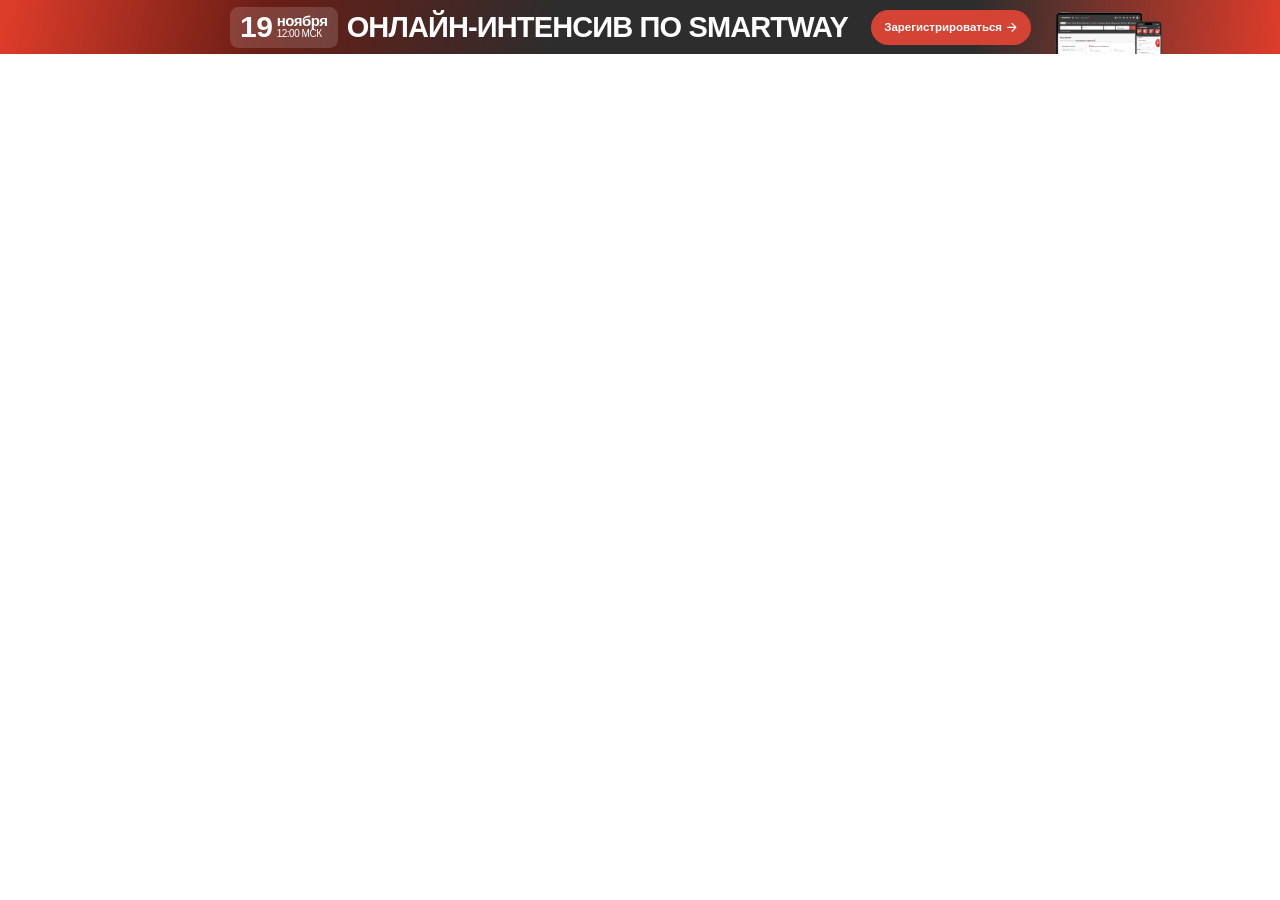
<file: banner/index.html>
<!doctype html>
<html lang="ru">
  <head>
    <meta charset="UTF-8" />
    <meta name="viewport" content="width=device-width, initial-scale=1.0" />
    <title>Онлайн-интенсив по Smartway</title>
    <link rel="stylesheet" href="./style.css" />
  </head>
  <body style="margin: 0">
    <a
      class="banner"
      href="#"
      aria-label="Зарегистрироваться на онлайн-интенсив по Smartway"
    >
      <div class="banner__content">
        <div
          class="banner__date"
          aria-label="19 ноября, 12:00 по московскому времени"
        >
          <span class="banner__day">19</span>
          <span class="banner__date-details">
            <span class="banner__month">ноября</span>
            <span class="banner__time">12:00 МСК</span>
          </span>
        </div>
        <p class="banner__title">
          Онлайн-интенсив<br class="banner__line-break" />
          по Smartway
        </p>
        <span class="banner__link">
          <span class="banner__link-text">Зарегистрироваться</span>
          <span class="banner__arrow" aria-hidden="true">
            <img src="./images/arrow.svg" width="14" height="13" alt="" />
          </span>
        </span>
        <div class="banner__devices" aria-hidden="true">
          <div class="banner__tablet">
            <img src="./images/tablet.png" width="2142" height="1639" alt="" />
          </div>
          <div class="banner__phone">
            <img src="./images/phone.png" width="1419" height="2796" alt="" />
          </div>
        </div>
      </div>
    </a>
  </body>
</html>
</file>
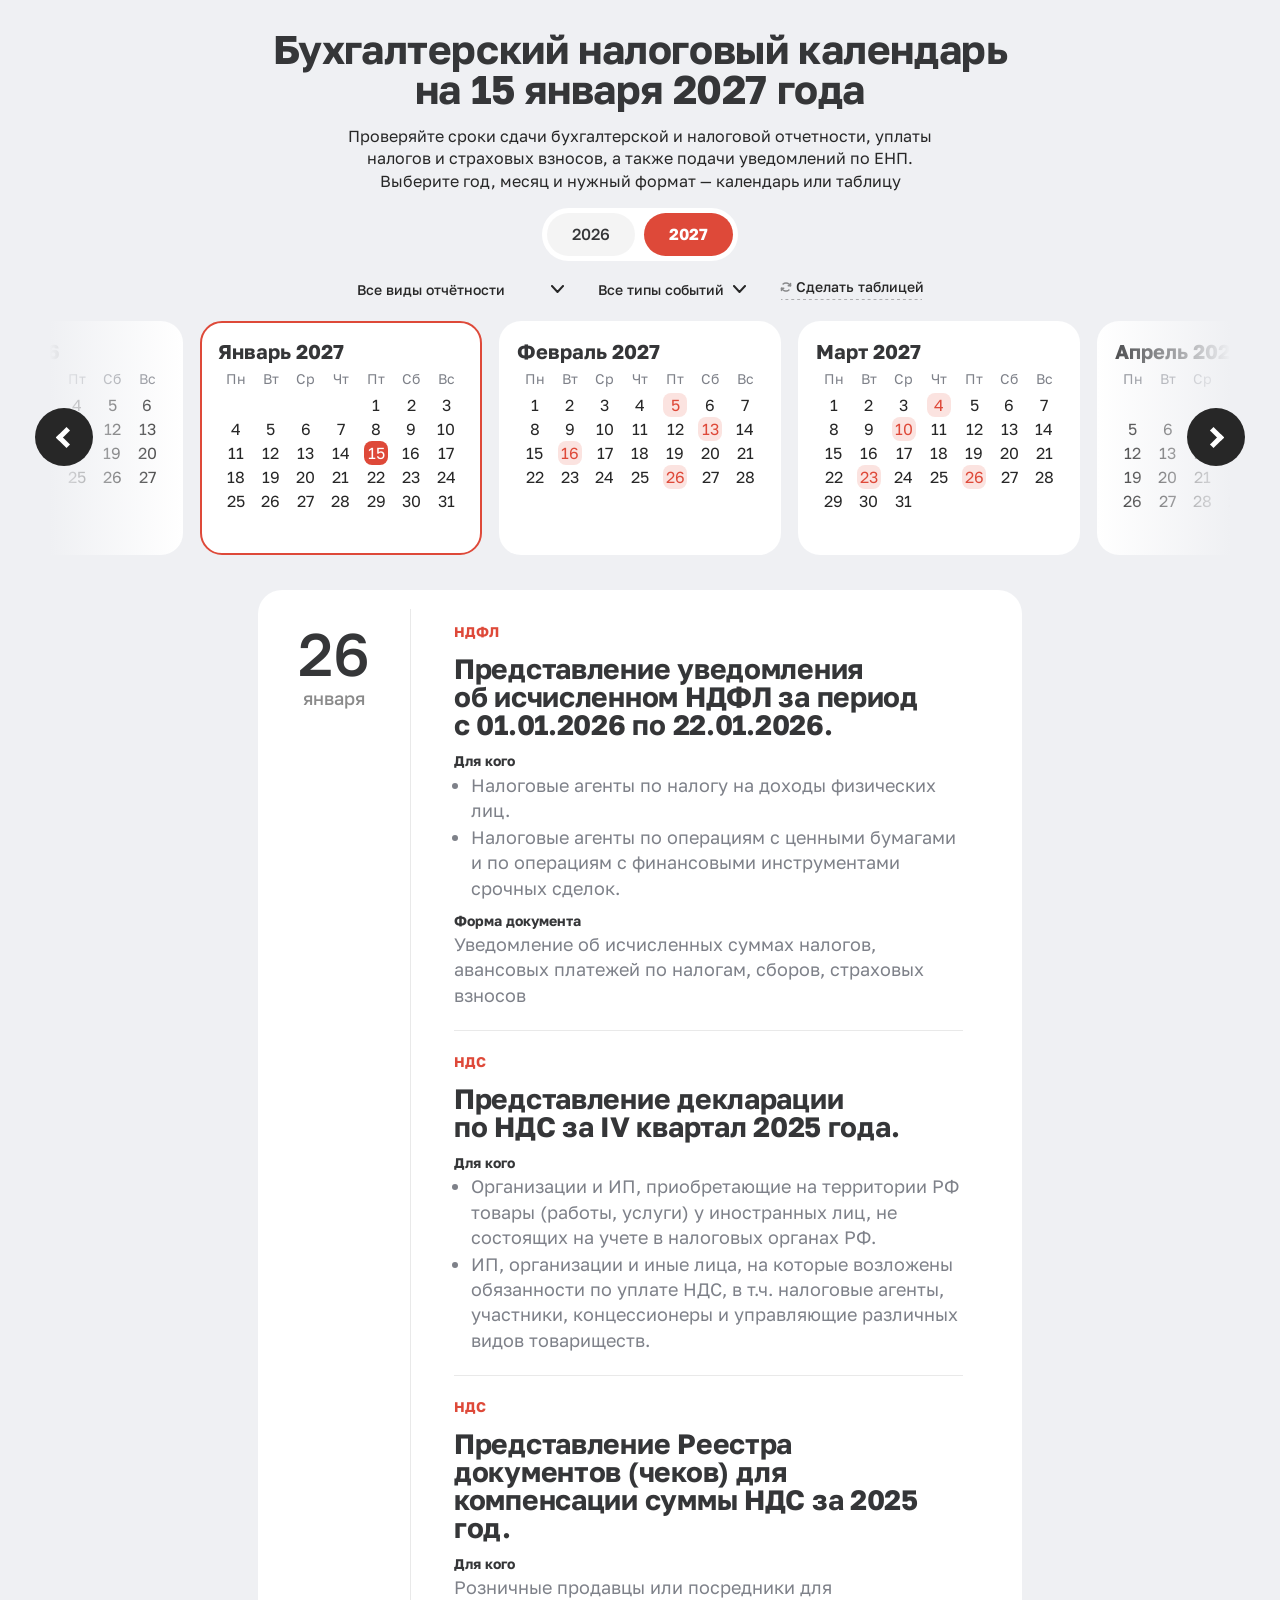
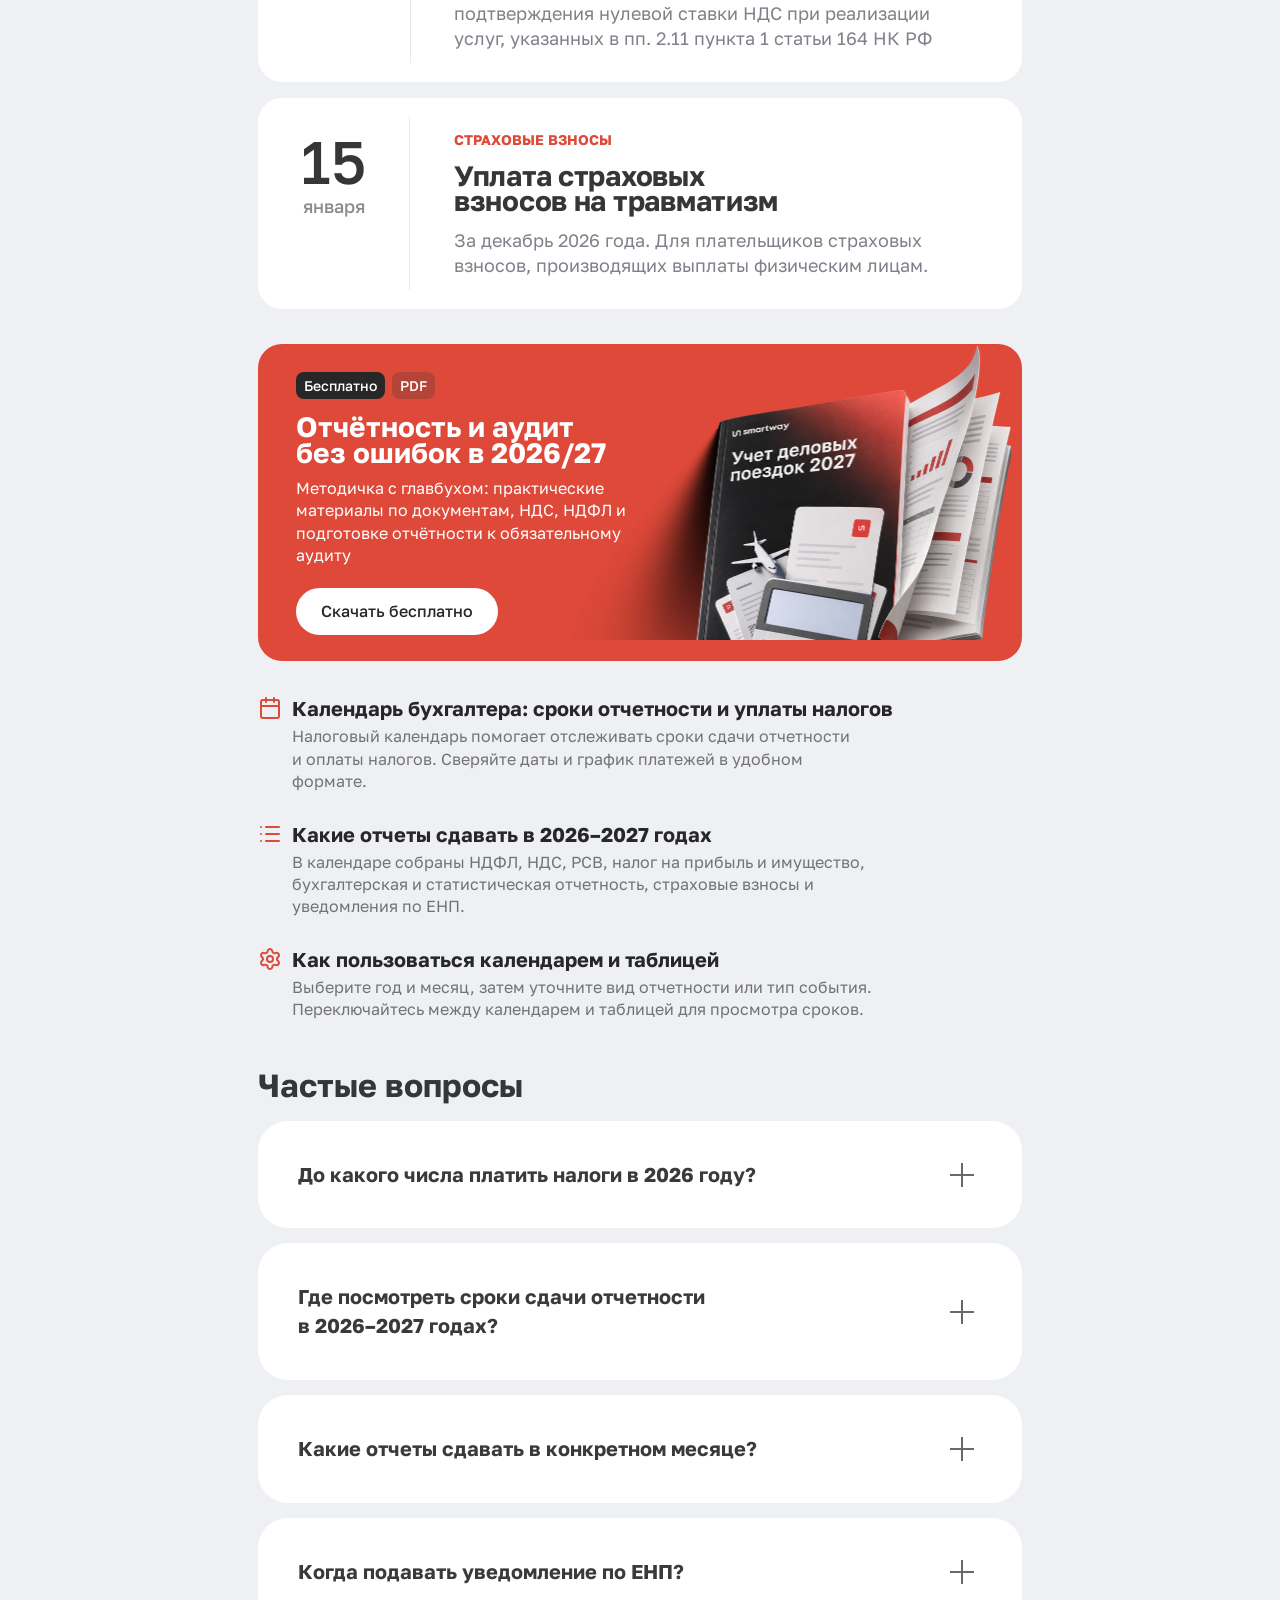
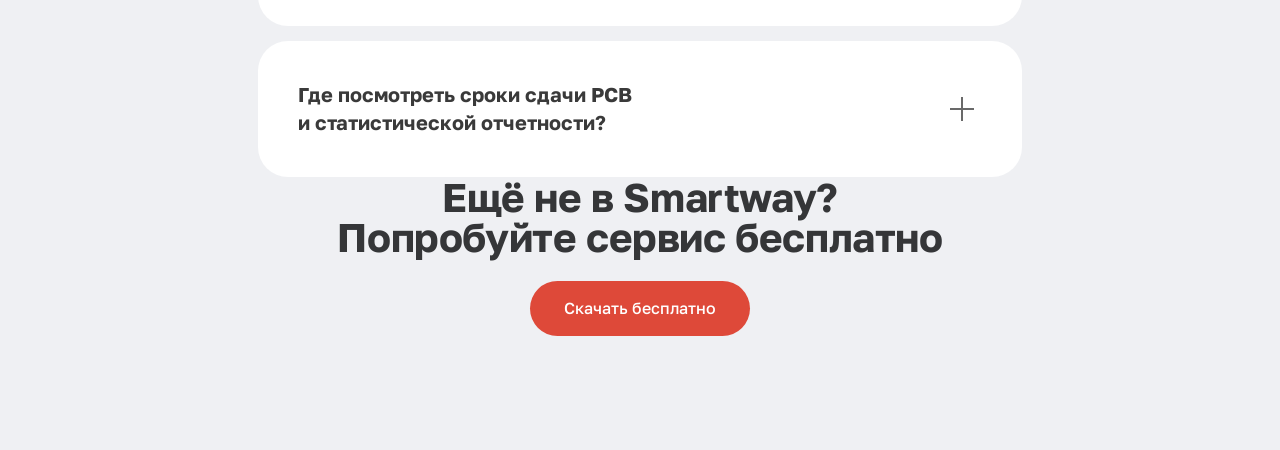
<file: calendar/index.html>
<!doctype html>
<html lang="ru">
<head>
  <meta charset="utf-8">
  <meta name="viewport" content="width=device-width, initial-scale=1">
  <title>Бухгалтерский налоговый календарь 2026–2027 — Smartway</title>
  <meta name="description" content="Календарь бухгалтера: сроки отчетности и уплаты налогов. Просмотр по месяцам и в таблице.">
  <link rel="stylesheet" href="./style.css">
  <script src="./script.js" defer></script>
</head>
<body>
<main class="accountant-calendar">
  <section class="intro" aria-labelledby="page-title">
    <h1 id="page-title">Бухгалтерский налоговый календарь<br>на 15 января 2027 года</h1>
    <p>Проверяйте сроки сдачи бухгалтерской и налоговой отчетности, уплаты налогов и страховых взносов, а также подачи уведомлений по ЕНП. Выберите год, месяц и нужный формат — календарь или таблицу</p>
    <div class="years" role="group" aria-label="Год календаря">
      <button type="button" data-year="2026" aria-pressed="false">2026</button>
      <button type="button" data-year="2027" aria-pressed="true">2027</button>
    </div>
  </section>

  <section class="calendar" aria-label="Календарь отчетности">
    <div class="calendar-controls">
    <div class="filters">
      <label class="filter filter--month" hidden><span class="sr-only">Месяц</span><span class="filter__value" id="table-month-label" aria-hidden="true">Месяц</span><select id="table-month"><option value="all">Месяц</option><option value="0">Январь</option><option value="1">Февраль</option><option value="2">Март</option><option value="3">Апрель</option><option value="4">Май</option><option value="5">Июнь</option><option value="6">Июль</option><option value="7">Август</option><option value="8">Сентябрь</option><option value="9">Октябрь</option><option value="10">Ноябрь</option><option value="11">Декабрь</option></select><img src="./images/chevron.svg" alt="" width="13" height="7.5"></label>
      <label class="filter"><span class="sr-only">Вид отчетности</span><select id="category"><option value="all">Все виды отчётности</option><option value="ndfl">НДФЛ</option><option value="nds">НДС</option><option value="profit">Налог на прибыль</option><option value="insurance">Страховые взносы и РСВ</option><option value="property">Имущественные налоги</option><option value="enp">Уведомления по ЕНП</option><option value="accounting">Бухгалтерская отчётность</option><option value="sfr">Отчётность в СФР</option></select><img src="./images/chevron.svg" alt="" width="13" height="7.5"></label>
      <label class="filter"><span class="sr-only">Тип события</span><select id="event-type"><option value="all">Все типы событий</option><option value="payment">Платёж</option><option value="filing">Отчёт</option><option value="notice">Уведомление</option></select><img src="./images/chevron.svg" alt="" width="13" height="7.5"></label>
    </div>
    <div class="calendar-toolbar">
      <h2 class="mobile-table-month-title" id="mobile-table-month-title">Январь 2027</h2>
      <div class="mobile-month-nav">
        <button class="month-arrow month-arrow--prev month-arrow--mobile" type="button" aria-label="Предыдущий месяц"><img src="./images/mobile-arrow-prev.svg" width="29" height="29.0001" alt=""></button>
        <p id="mobile-month-title"><span data-slider-title="0" hidden>Январь 2026</span><span data-slider-title="1" hidden>Февраль 2026</span><span data-slider-title="2" hidden>Март 2026</span><span data-slider-title="3" hidden>Апрель 2026</span><span data-slider-title="4" hidden>Май 2026</span><span data-slider-title="5" hidden>Июнь 2026</span><span data-slider-title="6" hidden>Июль 2026</span><span data-slider-title="7" hidden>Август 2026</span><span data-slider-title="8" hidden>Сентябрь 2026</span><span data-slider-title="9" hidden>Октябрь 2026</span><span data-slider-title="10" hidden>Ноябрь 2026</span><span data-slider-title="11" hidden>Декабрь 2026</span><span data-slider-title="12">Январь 2027</span><span data-slider-title="13" hidden>Февраль 2027</span><span data-slider-title="14" hidden>Март 2027</span><span data-slider-title="15" hidden>Апрель 2027</span><span data-slider-title="16" hidden>Май 2027</span><span data-slider-title="17" hidden>Июнь 2027</span><span data-slider-title="18" hidden>Июль 2027</span><span data-slider-title="19" hidden>Август 2027</span><span data-slider-title="20" hidden>Сентябрь 2027</span><span data-slider-title="21" hidden>Октябрь 2027</span><span data-slider-title="22" hidden>Ноябрь 2027</span><span data-slider-title="23" hidden>Декабрь 2027</span></p>
        <button class="month-arrow month-arrow--next month-arrow--mobile" type="button" aria-label="Следующий месяц"><img src="./images/mobile-arrow-next.svg" width="29" height="29.0001" alt=""></button>
      </div>
      <button class="view-switch" type="button" aria-pressed="false" aria-controls="table-view"><span><img src="./images/switch.svg" width="12" height="12" alt=""><span id="view-label">Сделать таблицей</span></span><img class="view-switch__line view-switch__line--table" src="./images/underline.svg" alt="" width="141" height="1"><img class="view-switch__line view-switch__line--calendar" src="./images/underline-calendar.svg" alt="" width="164" height="1" hidden></button>
    </div>
    </div>
    <div class="months-viewport" id="calendar-view">
      <div class="months-track" id="months">
          <article class="month" aria-label="Январь 2026" data-month="0" data-year="2026">
            <h2><a class="month__link" href="#" data-month="0" data-year="2026">Январь 2026</a></h2>
            <div class="month__weekdays" aria-hidden="true"><span>Пн</span><span>Вт</span><span>Ср</span><span>Чт</span><span>Пт</span><span>Сб</span><span>Вс</span></div>
            <div class="month__days">
              <span class="day" style="grid-column-start:4">1</span>
              <span class="day">2</span>
              <span class="day">3</span>
              <span class="day">4</span>
              <span class="day">5</span>
              <span class="day">6</span>
              <span class="day">7</span>
              <span class="day">8</span>
              <span class="day">9</span>
              <span class="day">10</span>
              <span class="day">11</span>
              <span class="day">12</span>
              <span class="day">13</span>
              <span class="day">14</span>
              <span class="day">15</span>
              <span class="day">16</span>
              <span class="day">17</span>
              <span class="day">18</span>
              <span class="day">19</span>
              <span class="day">20</span>
              <span class="day">21</span>
              <span class="day">22</span>
              <span class="day">23</span>
              <span class="day">24</span>
              <span class="day">25</span>
              <span class="day">26</span>
              <span class="day">27</span>
              <span class="day">28</span>
              <span class="day">29</span>
              <span class="day">30</span>
              <span class="day">31</span>
            </div>
          </article>
          <article class="month" aria-label="Февраль 2026" data-month="1" data-year="2026">
            <h2><a class="month__link" href="#" data-month="1" data-year="2026">Февраль 2026</a></h2>
            <div class="month__weekdays" aria-hidden="true"><span>Пн</span><span>Вт</span><span>Ср</span><span>Чт</span><span>Пт</span><span>Сб</span><span>Вс</span></div>
            <div class="month__days">
              <span class="day" style="grid-column-start:7">1</span>
              <span class="day">2</span>
              <span class="day">3</span>
              <span class="day">4</span>
              <span class="day">5</span>
              <span class="day">6</span>
              <span class="day">7</span>
              <span class="day">8</span>
              <span class="day">9</span>
              <span class="day">10</span>
              <span class="day">11</span>
              <span class="day">12</span>
              <span class="day">13</span>
              <span class="day">14</span>
              <span class="day">15</span>
              <span class="day">16</span>
              <span class="day">17</span>
              <span class="day">18</span>
              <span class="day">19</span>
              <span class="day">20</span>
              <span class="day">21</span>
              <span class="day">22</span>
              <span class="day">23</span>
              <span class="day">24</span>
              <span class="day">25</span>
              <span class="day">26</span>
              <span class="day">27</span>
              <span class="day">28</span>
            </div>
          </article>
          <article class="month" aria-label="Март 2026" data-month="2" data-year="2026">
            <h2><a class="month__link" href="#" data-month="2" data-year="2026">Март 2026</a></h2>
            <div class="month__weekdays" aria-hidden="true"><span>Пн</span><span>Вт</span><span>Ср</span><span>Чт</span><span>Пт</span><span>Сб</span><span>Вс</span></div>
            <div class="month__days">
              <span class="day" style="grid-column-start:7">1</span>
              <span class="day">2</span>
              <span class="day">3</span>
              <span class="day">4</span>
              <span class="day">5</span>
              <span class="day">6</span>
              <span class="day">7</span>
              <span class="day">8</span>
              <span class="day">9</span>
              <span class="day">10</span>
              <span class="day">11</span>
              <span class="day">12</span>
              <span class="day">13</span>
              <span class="day">14</span>
              <span class="day">15</span>
              <span class="day">16</span>
              <span class="day">17</span>
              <span class="day">18</span>
              <span class="day">19</span>
              <span class="day">20</span>
              <span class="day">21</span>
              <span class="day">22</span>
              <span class="day">23</span>
              <span class="day">24</span>
              <span class="day">25</span>
              <span class="day">26</span>
              <span class="day">27</span>
              <span class="day">28</span>
              <span class="day">29</span>
              <span class="day">30</span>
              <span class="day">31</span>
            </div>
          </article>
          <article class="month" aria-label="Апрель 2026" data-month="3" data-year="2026">
            <h2><a class="month__link" href="#" data-month="3" data-year="2026">Апрель 2026</a></h2>
            <div class="month__weekdays" aria-hidden="true"><span>Пн</span><span>Вт</span><span>Ср</span><span>Чт</span><span>Пт</span><span>Сб</span><span>Вс</span></div>
            <div class="month__days">
              <span class="day" style="grid-column-start:3">1</span>
              <span class="day">2</span>
              <span class="day">3</span>
              <span class="day">4</span>
              <span class="day">5</span>
              <span class="day">6</span>
              <span class="day">7</span>
              <span class="day">8</span>
              <span class="day">9</span>
              <span class="day">10</span>
              <span class="day">11</span>
              <span class="day">12</span>
              <span class="day">13</span>
              <span class="day">14</span>
              <span class="day">15</span>
              <span class="day">16</span>
              <span class="day">17</span>
              <span class="day">18</span>
              <span class="day">19</span>
              <span class="day">20</span>
              <span class="day">21</span>
              <span class="day">22</span>
              <span class="day">23</span>
              <span class="day">24</span>
              <span class="day">25</span>
              <span class="day">26</span>
              <span class="day">27</span>
              <span class="day">28</span>
              <span class="day">29</span>
              <span class="day">30</span>
            </div>
          </article>
          <article class="month" aria-label="Май 2026" data-month="4" data-year="2026">
            <h2><a class="month__link" href="#" data-month="4" data-year="2026">Май 2026</a></h2>
            <div class="month__weekdays" aria-hidden="true"><span>Пн</span><span>Вт</span><span>Ср</span><span>Чт</span><span>Пт</span><span>Сб</span><span>Вс</span></div>
            <div class="month__days">
              <span class="day" style="grid-column-start:5">1</span>
              <span class="day">2</span>
              <span class="day">3</span>
              <span class="day">4</span>
              <span class="day">5</span>
              <span class="day">6</span>
              <span class="day">7</span>
              <span class="day">8</span>
              <span class="day">9</span>
              <span class="day">10</span>
              <span class="day">11</span>
              <span class="day">12</span>
              <span class="day">13</span>
              <span class="day">14</span>
              <span class="day">15</span>
              <span class="day">16</span>
              <span class="day">17</span>
              <span class="day">18</span>
              <span class="day">19</span>
              <span class="day">20</span>
              <span class="day">21</span>
              <span class="day">22</span>
              <span class="day">23</span>
              <span class="day">24</span>
              <span class="day">25</span>
              <span class="day">26</span>
              <span class="day">27</span>
              <span class="day">28</span>
              <span class="day">29</span>
              <span class="day">30</span>
              <span class="day">31</span>
            </div>
          </article>
          <article class="month" aria-label="Июнь 2026" data-month="5" data-year="2026">
            <h2><a class="month__link" href="#" data-month="5" data-year="2026">Июнь 2026</a></h2>
            <div class="month__weekdays" aria-hidden="true"><span>Пн</span><span>Вт</span><span>Ср</span><span>Чт</span><span>Пт</span><span>Сб</span><span>Вс</span></div>
            <div class="month__days">
              <span class="day" style="grid-column-start:1">1</span>
              <span class="day">2</span>
              <span class="day">3</span>
              <span class="day">4</span>
              <span class="day">5</span>
              <span class="day">6</span>
              <span class="day">7</span>
              <span class="day">8</span>
              <span class="day">9</span>
              <span class="day">10</span>
              <span class="day">11</span>
              <span class="day">12</span>
              <span class="day">13</span>
              <span class="day">14</span>
              <span class="day">15</span>
              <span class="day">16</span>
              <span class="day">17</span>
              <span class="day">18</span>
              <span class="day">19</span>
              <span class="day">20</span>
              <span class="day">21</span>
              <span class="day">22</span>
              <span class="day">23</span>
              <span class="day">24</span>
              <span class="day">25</span>
              <span class="day">26</span>
              <span class="day">27</span>
              <span class="day">28</span>
              <span class="day">29</span>
              <span class="day">30</span>
            </div>
          </article>
          <article class="month" aria-label="Июль 2026" data-month="6" data-year="2026">
            <h2><a class="month__link" href="#" data-month="6" data-year="2026">Июль 2026</a></h2>
            <div class="month__weekdays" aria-hidden="true"><span>Пн</span><span>Вт</span><span>Ср</span><span>Чт</span><span>Пт</span><span>Сб</span><span>Вс</span></div>
            <div class="month__days">
              <span class="day" style="grid-column-start:3">1</span>
              <span class="day">2</span>
              <span class="day">3</span>
              <span class="day">4</span>
              <span class="day">5</span>
              <span class="day">6</span>
              <span class="day">7</span>
              <span class="day">8</span>
              <span class="day">9</span>
              <span class="day">10</span>
              <span class="day">11</span>
              <span class="day">12</span>
              <span class="day">13</span>
              <span class="day">14</span>
              <span class="day">15</span>
              <span class="day">16</span>
              <span class="day">17</span>
              <span class="day">18</span>
              <span class="day">19</span>
              <span class="day">20</span>
              <span class="day">21</span>
              <span class="day">22</span>
              <span class="day">23</span>
              <span class="day">24</span>
              <span class="day">25</span>
              <span class="day">26</span>
              <span class="day">27</span>
              <span class="day">28</span>
              <span class="day">29</span>
              <span class="day">30</span>
              <span class="day">31</span>
            </div>
          </article>
          <article class="month" aria-label="Август 2026" data-month="7" data-year="2026">
            <h2><a class="month__link" href="#" data-month="7" data-year="2026">Август 2026</a></h2>
            <div class="month__weekdays" aria-hidden="true"><span>Пн</span><span>Вт</span><span>Ср</span><span>Чт</span><span>Пт</span><span>Сб</span><span>Вс</span></div>
            <div class="month__days">
              <span class="day" style="grid-column-start:6">1</span>
              <span class="day">2</span>
              <span class="day">3</span>
              <span class="day">4</span>
              <span class="day">5</span>
              <span class="day">6</span>
              <span class="day">7</span>
              <span class="day">8</span>
              <span class="day">9</span>
              <span class="day">10</span>
              <span class="day">11</span>
              <span class="day">12</span>
              <span class="day">13</span>
              <span class="day">14</span>
              <span class="day">15</span>
              <span class="day">16</span>
              <span class="day">17</span>
              <span class="day">18</span>
              <span class="day">19</span>
              <span class="day">20</span>
              <span class="day">21</span>
              <span class="day">22</span>
              <span class="day">23</span>
              <span class="day">24</span>
              <span class="day">25</span>
              <span class="day">26</span>
              <span class="day">27</span>
              <span class="day">28</span>
              <span class="day">29</span>
              <span class="day">30</span>
              <span class="day">31</span>
            </div>
          </article>
          <article class="month" aria-label="Сентябрь 2026" data-month="8" data-year="2026">
            <h2><a class="month__link" href="#" data-month="8" data-year="2026">Сентябрь 2026</a></h2>
            <div class="month__weekdays" aria-hidden="true"><span>Пн</span><span>Вт</span><span>Ср</span><span>Чт</span><span>Пт</span><span>Сб</span><span>Вс</span></div>
            <div class="month__days">
              <span class="day" style="grid-column-start:2">1</span>
              <span class="day">2</span>
              <span class="day">3</span>
              <span class="day">4</span>
              <span class="day">5</span>
              <span class="day">6</span>
              <span class="day">7</span>
              <span class="day">8</span>
              <span class="day">9</span>
              <span class="day">10</span>
              <span class="day">11</span>
              <span class="day">12</span>
              <span class="day">13</span>
              <span class="day">14</span>
              <span class="day">15</span>
              <span class="day">16</span>
              <span class="day">17</span>
              <span class="day">18</span>
              <span class="day">19</span>
              <span class="day">20</span>
              <span class="day">21</span>
              <span class="day">22</span>
              <span class="day">23</span>
              <span class="day">24</span>
              <span class="day">25</span>
              <span class="day">26</span>
              <span class="day">27</span>
              <span class="day">28</span>
              <span class="day">29</span>
              <span class="day">30</span>
            </div>
          </article>
          <article class="month" aria-label="Октябрь 2026" data-month="9" data-year="2026">
            <h2><a class="month__link" href="#" data-month="9" data-year="2026">Октябрь 2026</a></h2>
            <div class="month__weekdays" aria-hidden="true"><span>Пн</span><span>Вт</span><span>Ср</span><span>Чт</span><span>Пт</span><span>Сб</span><span>Вс</span></div>
            <div class="month__days">
              <span class="day" style="grid-column-start:4">1</span>
              <span class="day">2</span>
              <span class="day">3</span>
              <span class="day">4</span>
              <span class="day">5</span>
              <span class="day">6</span>
              <span class="day">7</span>
              <span class="day">8</span>
              <span class="day">9</span>
              <span class="day">10</span>
              <span class="day">11</span>
              <span class="day">12</span>
              <span class="day">13</span>
              <span class="day">14</span>
              <span class="day">15</span>
              <span class="day">16</span>
              <span class="day">17</span>
              <span class="day">18</span>
              <span class="day">19</span>
              <span class="day">20</span>
              <span class="day">21</span>
              <span class="day">22</span>
              <span class="day">23</span>
              <span class="day">24</span>
              <span class="day">25</span>
              <span class="day">26</span>
              <span class="day">27</span>
              <span class="day">28</span>
              <span class="day">29</span>
              <span class="day">30</span>
              <span class="day">31</span>
            </div>
          </article>
          <article class="month" aria-label="Ноябрь 2026" data-month="10" data-year="2026">
            <h2><a class="month__link" href="#" data-month="10" data-year="2026">Ноябрь 2026</a></h2>
            <div class="month__weekdays" aria-hidden="true"><span>Пн</span><span>Вт</span><span>Ср</span><span>Чт</span><span>Пт</span><span>Сб</span><span>Вс</span></div>
            <div class="month__days">
              <span class="day" style="grid-column-start:7">1</span>
              <span class="day">2</span>
              <span class="day">3</span>
              <span class="day">4</span>
              <span class="day">5</span>
              <span class="day">6</span>
              <span class="day">7</span>
              <span class="day">8</span>
              <span class="day">9</span>
              <span class="day">10</span>
              <span class="day">11</span>
              <span class="day">12</span>
              <span class="day">13</span>
              <span class="day">14</span>
              <span class="day">15</span>
              <span class="day">16</span>
              <span class="day">17</span>
              <span class="day">18</span>
              <span class="day">19</span>
              <span class="day">20</span>
              <span class="day">21</span>
              <span class="day">22</span>
              <span class="day">23</span>
              <span class="day">24</span>
              <span class="day">25</span>
              <span class="day">26</span>
              <span class="day">27</span>
              <span class="day">28</span>
              <span class="day">29</span>
              <span class="day">30</span>
            </div>
          </article>
          <article class="month" aria-label="Декабрь 2026" data-month="11" data-year="2026">
            <h2><a class="month__link" href="#" data-month="11" data-year="2026">Декабрь 2026</a></h2>
            <div class="month__weekdays" aria-hidden="true"><span>Пн</span><span>Вт</span><span>Ср</span><span>Чт</span><span>Пт</span><span>Сб</span><span>Вс</span></div>
            <div class="month__days">
              <span class="day" style="grid-column-start:2">1</span>
              <span class="day">2</span>
              <span class="day">3</span>
              <span class="day">4</span>
              <span class="day">5</span>
              <span class="day">6</span>
              <span class="day">7</span>
              <span class="day">8</span>
              <span class="day">9</span>
              <span class="day">10</span>
              <span class="day">11</span>
              <span class="day">12</span>
              <span class="day">13</span>
              <span class="day">14</span>
              <span class="day">15</span>
              <span class="day">16</span>
              <span class="day">17</span>
              <span class="day">18</span>
              <span class="day">19</span>
              <span class="day">20</span>
              <span class="day">21</span>
              <span class="day">22</span>
              <span class="day">23</span>
              <span class="day">24</span>
              <span class="day">25</span>
              <span class="day">26</span>
              <span class="day">27</span>
              <span class="day">28</span>
              <span class="day">29</span>
              <span class="day">30</span>
              <span class="day">31</span>
            </div>
          </article>
          <article class="month is-selected is-in-view" aria-label="Январь 2027" data-month="0" data-year="2027">
            <h2><a class="month__link" href="#" data-month="0" data-year="2027" aria-current="date">Январь 2027</a></h2>
            <div class="month__weekdays" aria-hidden="true"><span>Пн</span><span>Вт</span><span>Ср</span><span>Чт</span><span>Пт</span><span>Сб</span><span>Вс</span></div>
            <div class="month__days">
              <span class="day" style="grid-column-start:5">1</span>
              <span class="day">2</span>
              <span class="day">3</span>
              <span class="day">4</span>
              <span class="day">5</span>
              <span class="day">6</span>
              <span class="day">7</span>
              <span class="day">8</span>
              <span class="day">9</span>
              <span class="day">10</span>
              <span class="day">11</span>
              <span class="day">12</span>
              <span class="day">13</span>
              <span class="day">14</span>
              <a class="day has-event" href="#" data-date="2027-01-15" aria-label="15 января 2027, есть событие" aria-current="date">15</a>
              <span class="day">16</span>
              <span class="day">17</span>
              <span class="day">18</span>
              <span class="day">19</span>
              <span class="day">20</span>
              <span class="day">21</span>
              <span class="day">22</span>
              <span class="day">23</span>
              <span class="day">24</span>
              <span class="day">25</span>
              <span class="day">26</span>
              <span class="day">27</span>
              <span class="day">28</span>
              <span class="day">29</span>
              <span class="day">30</span>
              <span class="day">31</span>
            </div>
          </article>
          <article class="month" aria-label="Февраль 2027" data-month="1" data-year="2027">
            <h2><a class="month__link" href="#" data-month="1" data-year="2027">Февраль 2027</a></h2>
            <div class="month__weekdays" aria-hidden="true"><span>Пн</span><span>Вт</span><span>Ср</span><span>Чт</span><span>Пт</span><span>Сб</span><span>Вс</span></div>
            <div class="month__days">
              <span class="day" style="grid-column-start:1">1</span>
              <span class="day">2</span>
              <span class="day">3</span>
              <span class="day">4</span>
              <a class="day has-event" href="#" data-date="2027-02-05" aria-label="5 февраля 2027, есть событие">5</a>
              <span class="day">6</span>
              <span class="day">7</span>
              <span class="day">8</span>
              <span class="day">9</span>
              <span class="day">10</span>
              <span class="day">11</span>
              <span class="day">12</span>
              <a class="day has-event" href="#" data-date="2027-02-13" aria-label="13 февраля 2027, есть событие">13</a>
              <span class="day">14</span>
              <span class="day">15</span>
              <a class="day has-event" href="#" data-date="2027-02-16" aria-label="16 февраля 2027, есть событие">16</a>
              <span class="day">17</span>
              <span class="day">18</span>
              <span class="day">19</span>
              <span class="day">20</span>
              <span class="day">21</span>
              <span class="day">22</span>
              <span class="day">23</span>
              <span class="day">24</span>
              <span class="day">25</span>
              <a class="day has-event" href="#" data-date="2027-02-26" aria-label="26 февраля 2027, есть событие">26</a>
              <span class="day">27</span>
              <span class="day">28</span>
            </div>
          </article>
          <article class="month" aria-label="Март 2027" data-month="2" data-year="2027">
            <h2><a class="month__link" href="#" data-month="2" data-year="2027">Март 2027</a></h2>
            <div class="month__weekdays" aria-hidden="true"><span>Пн</span><span>Вт</span><span>Ср</span><span>Чт</span><span>Пт</span><span>Сб</span><span>Вс</span></div>
            <div class="month__days">
              <span class="day" style="grid-column-start:1">1</span>
              <span class="day">2</span>
              <span class="day">3</span>
              <a class="day has-event" href="#" data-date="2027-03-04" aria-label="4 марта 2027, есть событие">4</a>
              <span class="day">5</span>
              <span class="day">6</span>
              <span class="day">7</span>
              <span class="day">8</span>
              <span class="day">9</span>
              <a class="day has-event" href="#" data-date="2027-03-10" aria-label="10 марта 2027, есть событие">10</a>
              <span class="day">11</span>
              <span class="day">12</span>
              <span class="day">13</span>
              <span class="day">14</span>
              <span class="day">15</span>
              <span class="day">16</span>
              <span class="day">17</span>
              <span class="day">18</span>
              <span class="day">19</span>
              <span class="day">20</span>
              <span class="day">21</span>
              <span class="day">22</span>
              <a class="day has-event" href="#" data-date="2027-03-23" aria-label="23 марта 2027, есть событие">23</a>
              <span class="day">24</span>
              <span class="day">25</span>
              <a class="day has-event" href="#" data-date="2027-03-26" aria-label="26 марта 2027, есть событие">26</a>
              <span class="day">27</span>
              <span class="day">28</span>
              <span class="day">29</span>
              <span class="day">30</span>
              <span class="day">31</span>
            </div>
          </article>
          <article class="month" aria-label="Апрель 2027" data-month="3" data-year="2027">
            <h2><a class="month__link" href="#" data-month="3" data-year="2027">Апрель 2027</a></h2>
            <div class="month__weekdays" aria-hidden="true"><span>Пн</span><span>Вт</span><span>Ср</span><span>Чт</span><span>Пт</span><span>Сб</span><span>Вс</span></div>
            <div class="month__days">
              <span class="day" style="grid-column-start:4">1</span>
              <span class="day">2</span>
              <span class="day">3</span>
              <span class="day">4</span>
              <span class="day">5</span>
              <span class="day">6</span>
              <span class="day">7</span>
              <span class="day">8</span>
              <span class="day">9</span>
              <span class="day">10</span>
              <span class="day">11</span>
              <span class="day">12</span>
              <span class="day">13</span>
              <span class="day">14</span>
              <span class="day">15</span>
              <span class="day">16</span>
              <span class="day">17</span>
              <span class="day">18</span>
              <span class="day">19</span>
              <span class="day">20</span>
              <span class="day">21</span>
              <span class="day">22</span>
              <span class="day">23</span>
              <span class="day">24</span>
              <span class="day">25</span>
              <span class="day">26</span>
              <span class="day">27</span>
              <span class="day">28</span>
              <span class="day">29</span>
              <span class="day">30</span>
            </div>
          </article>
          <article class="month" aria-label="Май 2027" data-month="4" data-year="2027">
            <h2><a class="month__link" href="#" data-month="4" data-year="2027">Май 2027</a></h2>
            <div class="month__weekdays" aria-hidden="true"><span>Пн</span><span>Вт</span><span>Ср</span><span>Чт</span><span>Пт</span><span>Сб</span><span>Вс</span></div>
            <div class="month__days">
              <span class="day" style="grid-column-start:6">1</span>
              <span class="day">2</span>
              <span class="day">3</span>
              <span class="day">4</span>
              <span class="day">5</span>
              <span class="day">6</span>
              <span class="day">7</span>
              <span class="day">8</span>
              <span class="day">9</span>
              <span class="day">10</span>
              <span class="day">11</span>
              <span class="day">12</span>
              <span class="day">13</span>
              <span class="day">14</span>
              <span class="day">15</span>
              <span class="day">16</span>
              <span class="day">17</span>
              <span class="day">18</span>
              <span class="day">19</span>
              <span class="day">20</span>
              <span class="day">21</span>
              <span class="day">22</span>
              <span class="day">23</span>
              <span class="day">24</span>
              <span class="day">25</span>
              <span class="day">26</span>
              <span class="day">27</span>
              <span class="day">28</span>
              <span class="day">29</span>
              <span class="day">30</span>
              <span class="day">31</span>
            </div>
          </article>
          <article class="month" aria-label="Июнь 2027" data-month="5" data-year="2027">
            <h2><a class="month__link" href="#" data-month="5" data-year="2027">Июнь 2027</a></h2>
            <div class="month__weekdays" aria-hidden="true"><span>Пн</span><span>Вт</span><span>Ср</span><span>Чт</span><span>Пт</span><span>Сб</span><span>Вс</span></div>
            <div class="month__days">
              <span class="day" style="grid-column-start:2">1</span>
              <span class="day">2</span>
              <span class="day">3</span>
              <span class="day">4</span>
              <span class="day">5</span>
              <span class="day">6</span>
              <span class="day">7</span>
              <span class="day">8</span>
              <span class="day">9</span>
              <span class="day">10</span>
              <span class="day">11</span>
              <span class="day">12</span>
              <span class="day">13</span>
              <span class="day">14</span>
              <span class="day">15</span>
              <span class="day">16</span>
              <span class="day">17</span>
              <span class="day">18</span>
              <span class="day">19</span>
              <span class="day">20</span>
              <span class="day">21</span>
              <span class="day">22</span>
              <span class="day">23</span>
              <span class="day">24</span>
              <span class="day">25</span>
              <span class="day">26</span>
              <span class="day">27</span>
              <span class="day">28</span>
              <span class="day">29</span>
              <span class="day">30</span>
            </div>
          </article>
          <article class="month" aria-label="Июль 2027" data-month="6" data-year="2027">
            <h2><a class="month__link" href="#" data-month="6" data-year="2027">Июль 2027</a></h2>
            <div class="month__weekdays" aria-hidden="true"><span>Пн</span><span>Вт</span><span>Ср</span><span>Чт</span><span>Пт</span><span>Сб</span><span>Вс</span></div>
            <div class="month__days">
              <span class="day" style="grid-column-start:4">1</span>
              <span class="day">2</span>
              <span class="day">3</span>
              <span class="day">4</span>
              <span class="day">5</span>
              <span class="day">6</span>
              <span class="day">7</span>
              <span class="day">8</span>
              <span class="day">9</span>
              <span class="day">10</span>
              <span class="day">11</span>
              <span class="day">12</span>
              <span class="day">13</span>
              <span class="day">14</span>
              <span class="day">15</span>
              <span class="day">16</span>
              <span class="day">17</span>
              <span class="day">18</span>
              <span class="day">19</span>
              <span class="day">20</span>
              <span class="day">21</span>
              <span class="day">22</span>
              <span class="day">23</span>
              <span class="day">24</span>
              <span class="day">25</span>
              <span class="day">26</span>
              <span class="day">27</span>
              <span class="day">28</span>
              <span class="day">29</span>
              <span class="day">30</span>
              <span class="day">31</span>
            </div>
          </article>
          <article class="month" aria-label="Август 2027" data-month="7" data-year="2027">
            <h2><a class="month__link" href="#" data-month="7" data-year="2027">Август 2027</a></h2>
            <div class="month__weekdays" aria-hidden="true"><span>Пн</span><span>Вт</span><span>Ср</span><span>Чт</span><span>Пт</span><span>Сб</span><span>Вс</span></div>
            <div class="month__days">
              <span class="day" style="grid-column-start:7">1</span>
              <span class="day">2</span>
              <span class="day">3</span>
              <span class="day">4</span>
              <span class="day">5</span>
              <span class="day">6</span>
              <span class="day">7</span>
              <span class="day">8</span>
              <span class="day">9</span>
              <span class="day">10</span>
              <span class="day">11</span>
              <span class="day">12</span>
              <span class="day">13</span>
              <span class="day">14</span>
              <span class="day">15</span>
              <span class="day">16</span>
              <span class="day">17</span>
              <span class="day">18</span>
              <span class="day">19</span>
              <span class="day">20</span>
              <span class="day">21</span>
              <span class="day">22</span>
              <span class="day">23</span>
              <span class="day">24</span>
              <span class="day">25</span>
              <span class="day">26</span>
              <span class="day">27</span>
              <span class="day">28</span>
              <span class="day">29</span>
              <span class="day">30</span>
              <span class="day">31</span>
            </div>
          </article>
          <article class="month" aria-label="Сентябрь 2027" data-month="8" data-year="2027">
            <h2><a class="month__link" href="#" data-month="8" data-year="2027">Сентябрь 2027</a></h2>
            <div class="month__weekdays" aria-hidden="true"><span>Пн</span><span>Вт</span><span>Ср</span><span>Чт</span><span>Пт</span><span>Сб</span><span>Вс</span></div>
            <div class="month__days">
              <span class="day" style="grid-column-start:3">1</span>
              <span class="day">2</span>
              <span class="day">3</span>
              <span class="day">4</span>
              <span class="day">5</span>
              <span class="day">6</span>
              <span class="day">7</span>
              <span class="day">8</span>
              <span class="day">9</span>
              <span class="day">10</span>
              <span class="day">11</span>
              <span class="day">12</span>
              <span class="day">13</span>
              <span class="day">14</span>
              <span class="day">15</span>
              <span class="day">16</span>
              <span class="day">17</span>
              <span class="day">18</span>
              <span class="day">19</span>
              <span class="day">20</span>
              <span class="day">21</span>
              <span class="day">22</span>
              <span class="day">23</span>
              <span class="day">24</span>
              <span class="day">25</span>
              <span class="day">26</span>
              <span class="day">27</span>
              <span class="day">28</span>
              <span class="day">29</span>
              <span class="day">30</span>
            </div>
          </article>
          <article class="month" aria-label="Октябрь 2027" data-month="9" data-year="2027">
            <h2><a class="month__link" href="#" data-month="9" data-year="2027">Октябрь 2027</a></h2>
            <div class="month__weekdays" aria-hidden="true"><span>Пн</span><span>Вт</span><span>Ср</span><span>Чт</span><span>Пт</span><span>Сб</span><span>Вс</span></div>
            <div class="month__days">
              <span class="day" style="grid-column-start:5">1</span>
              <span class="day">2</span>
              <span class="day">3</span>
              <span class="day">4</span>
              <span class="day">5</span>
              <span class="day">6</span>
              <span class="day">7</span>
              <span class="day">8</span>
              <span class="day">9</span>
              <span class="day">10</span>
              <span class="day">11</span>
              <span class="day">12</span>
              <span class="day">13</span>
              <span class="day">14</span>
              <span class="day">15</span>
              <span class="day">16</span>
              <span class="day">17</span>
              <span class="day">18</span>
              <span class="day">19</span>
              <span class="day">20</span>
              <span class="day">21</span>
              <span class="day">22</span>
              <span class="day">23</span>
              <span class="day">24</span>
              <span class="day">25</span>
              <span class="day">26</span>
              <span class="day">27</span>
              <span class="day">28</span>
              <span class="day">29</span>
              <span class="day">30</span>
              <span class="day">31</span>
            </div>
          </article>
          <article class="month" aria-label="Ноябрь 2027" data-month="10" data-year="2027">
            <h2><a class="month__link" href="#" data-month="10" data-year="2027">Ноябрь 2027</a></h2>
            <div class="month__weekdays" aria-hidden="true"><span>Пн</span><span>Вт</span><span>Ср</span><span>Чт</span><span>Пт</span><span>Сб</span><span>Вс</span></div>
            <div class="month__days">
              <span class="day" style="grid-column-start:1">1</span>
              <span class="day">2</span>
              <span class="day">3</span>
              <span class="day">4</span>
              <span class="day">5</span>
              <span class="day">6</span>
              <span class="day">7</span>
              <span class="day">8</span>
              <span class="day">9</span>
              <span class="day">10</span>
              <span class="day">11</span>
              <span class="day">12</span>
              <span class="day">13</span>
              <span class="day">14</span>
              <span class="day">15</span>
              <span class="day">16</span>
              <span class="day">17</span>
              <span class="day">18</span>
              <span class="day">19</span>
              <span class="day">20</span>
              <span class="day">21</span>
              <span class="day">22</span>
              <span class="day">23</span>
              <span class="day">24</span>
              <span class="day">25</span>
              <span class="day">26</span>
              <span class="day">27</span>
              <span class="day">28</span>
              <span class="day">29</span>
              <span class="day">30</span>
            </div>
          </article>
          <article class="month" aria-label="Декабрь 2027" data-month="11" data-year="2027">
            <h2><a class="month__link" href="#" data-month="11" data-year="2027">Декабрь 2027</a></h2>
            <div class="month__weekdays" aria-hidden="true"><span>Пн</span><span>Вт</span><span>Ср</span><span>Чт</span><span>Пт</span><span>Сб</span><span>Вс</span></div>
            <div class="month__days">
              <span class="day" style="grid-column-start:3">1</span>
              <span class="day">2</span>
              <span class="day">3</span>
              <span class="day">4</span>
              <span class="day">5</span>
              <span class="day">6</span>
              <span class="day">7</span>
              <span class="day">8</span>
              <span class="day">9</span>
              <span class="day">10</span>
              <span class="day">11</span>
              <span class="day">12</span>
              <span class="day">13</span>
              <span class="day">14</span>
              <span class="day">15</span>
              <span class="day">16</span>
              <span class="day">17</span>
              <span class="day">18</span>
              <span class="day">19</span>
              <span class="day">20</span>
              <span class="day">21</span>
              <span class="day">22</span>
              <span class="day">23</span>
              <span class="day">24</span>
              <span class="day">25</span>
              <span class="day">26</span>
              <span class="day">27</span>
              <span class="day">28</span>
              <span class="day">29</span>
              <span class="day">30</span>
              <span class="day">31</span>
            </div>
          </article>
      </div>
      <div class="months-fade months-fade--left"></div><div class="months-fade months-fade--right"></div>
      <button class="month-arrow month-arrow--prev" type="button" aria-label="Предыдущий месяц"><span></span></button>
      <button class="month-arrow month-arrow--next" type="button" aria-label="Следующий месяц"><span></span></button>
    </div>
    <div class="table-view content-width" id="table-view" role="region" aria-label="Таблица отчетности" hidden>
      <table>
        <caption class="sr-only">Отчетность за 2027 год</caption>
        <colgroup><col class="report-table__date"><col class="report-table__action"><col class="report-table__period"><col class="report-table__category"><col class="report-table__audience"></colgroup>
        <thead><tr><th scope="col">Дата</th><th scope="col">Что нужно сделать</th><th scope="col">Отчётный период</th><th scope="col">Вид отчётности</th><th scope="col">Для кого</th></tr></thead>
        <tbody>
          <tr class="table-month-group"><th colspan="5"><h2>Январь 2027</h2></th></tr>
          <tr>
            <td data-label="Дата"><a class="table-date" href="#" data-date="2027-01-15" aria-label="15 января 2027"><strong>15</strong><span>янв</span></a></td>
            <td class="table-action" data-label="Что нужно сделать">Перечислить<br class="table-action-break"> взносы на травматизм</td>
            <td data-label="Отчётный период">Дек 2026</td>
            <td data-label="Вид отчётности">Страховые взносы</td>
            <td data-label="Для кого">Организации</td>
          </tr>
          <tr>
            <td data-label="Дата"><a class="table-date" href="#" data-date="2027-01-15" aria-label="15 января 2027"><strong>15</strong><span>янв</span></a></td>
            <td class="table-action" data-label="Что нужно сделать">Перечислить<br class="table-action-break"> взносы на травматизм</td>
            <td data-label="Отчётный период">Дек 2026</td>
            <td data-label="Вид отчётности">Страховые взносы</td>
            <td data-label="Для кого">Организации</td>
          </tr>
          <tr>
            <td data-label="Дата"><a class="table-date" href="#" data-date="2027-01-15" aria-label="15 января 2027"><strong>15</strong><span>янв</span></a></td>
            <td class="table-action" data-label="Что нужно сделать">Перечислить<br class="table-action-break"> взносы на травматизм</td>
            <td data-label="Отчётный период">Дек 2026</td>
            <td data-label="Вид отчётности">Страховые взносы</td>
            <td data-label="Для кого">Организации</td>
          </tr>
          <tr>
            <td data-label="Дата"><a class="table-date" href="#" data-date="2027-01-15" aria-label="15 января 2027"><strong>15</strong><span>янв</span></a></td>
            <td class="table-action" data-label="Что нужно сделать">Перечислить<br class="table-action-break"> взносы на травматизм</td>
            <td data-label="Отчётный период">Дек 2026</td>
            <td data-label="Вид отчётности">Страховые взносы</td>
            <td data-label="Для кого">Организации</td>
          </tr>
          <tr>
            <td data-label="Дата"><a class="table-date" href="#" data-date="2027-01-15" aria-label="15 января 2027"><strong>15</strong><span>янв</span></a></td>
            <td class="table-action" data-label="Что нужно сделать">Перечислить<br class="table-action-break"> взносы на травматизм</td>
            <td data-label="Отчётный период">Дек 2026</td>
            <td data-label="Вид отчётности">Страховые взносы</td>
            <td data-label="Для кого">Организации</td>
          </tr>
          <tr>
            <td data-label="Дата"><a class="table-date" href="#" data-date="2027-01-15" aria-label="15 января 2027"><strong>15</strong><span>янв</span></a></td>
            <td class="table-action" data-label="Что нужно сделать">Перечислить<br class="table-action-break"> взносы на травматизм</td>
            <td data-label="Отчётный период">Дек 2026</td>
            <td data-label="Вид отчётности">Страховые взносы</td>
            <td data-label="Для кого">Организации</td>
          </tr>
        </tbody>
      </table>
    </div>
    <div class="content-width event-list" id="event-details">
      <article class="event-multi" aria-label="26 января — несколько событий">
        <div class="event-multi__date">
          <span class="event-card__day">26</span>
          <span class="event-card__month"><span class="event-card__month-full">января</span><span class="event-card__month-short">янв</span></span>
        </div>
        <div class="event-multi__content">
          <section class="event-multi__event" aria-labelledby="multi-ndfl-title">
            <div class="event-multi__heading"><div class="event-multi__mobile-date"><span>26</span><span>января</span></div><div class="event-multi__heading-text"><p class="event-multi__category">НДФЛ</p><h2 id="multi-ndfl-title">Представление уведомления<br class="event-multi__line-break"> об исчисленном НДФЛ за период с 01.01.2026 по 22.01.2026.</h2></div></div>
            <div class="event-multi__details">
              <div><h3>Для кого</h3><ul><li>Налоговые агенты по налогу на доходы физических лиц.</li><li>Налоговые агенты по операциям с ценными бумагами и по операциям с финансовыми инструментами срочных сделок.</li></ul></div>
              <div><h3>Форма документа</h3><p>Уведомление об исчисленных суммах налогов, авансовых платежей по налогам, сборов, страховых взносов</p></div>
            </div>
          </section>
          <section class="event-multi__event" aria-labelledby="multi-nds-title">
            <div class="event-multi__heading"><div class="event-multi__heading-text"><p class="event-multi__category">НДС</p><h2 id="multi-nds-title">Представление декларации<br class="event-multi__line-break"> по НДС за IV квартал 2025 года.</h2></div></div>
            <div class="event-multi__details">
              <div><h3>Для кого</h3><ul><li>Организации и ИП, приобретающие на территории РФ товары (работы, услуги) у иностранных лиц, не состоящих на учете в налоговых органах РФ.</li><li>ИП, организации и иные лица, на которые возложены обязанности по уплате НДС, в т.ч. налоговые агенты, участники, концессионеры и управляющие различных видов товариществ.</li></ul></div>
            </div>
          </section>
          <section class="event-multi__event" aria-labelledby="multi-register-title">
            <div class="event-multi__heading"><div class="event-multi__heading-text"><p class="event-multi__category">НДС</p><h2 id="multi-register-title">Представление Реестра документов (чеков) для компенсации суммы НДС за 2025 год.</h2></div></div>
            <div class="event-multi__details">
              <div><h3>Для кого</h3><p>Розничные продавцы или посредники для подтверждения нулевой ставки НДС при реализации услуг, указанных в пп. 2.11 пункта 1 статьи 164 НК РФ</p></div>
            </div>
          </section>
        </div>
      </article>
      <article class="event-card">
        <div class="event-card__date"><span class="event-card__day">15</span><span class="event-card__month"><span class="event-card__month-full">января</span><span class="event-card__month-short">янв</span></span></div>
        <div class="event-card__body"><p class="event-card__category">Страховые взносы</p><h2>Уплата страховых<br> взносов на травматизм</h2><p class="event-card__description">За декабрь 2026 года. Для плательщиков страховых взносов, производящих выплаты физическим лицам.</p></div>
      </article>
    </div>
    <noscript><p class="content-width">Для перелистывания месяцев и переключения вида включите JavaScript.</p></noscript>
  </section>

  <div class="content-width">
    <section class="guide" aria-labelledby="guide-title">
      <div class="guide__content">
        <div class="guide__tags"><span>Бесплатно</span><span>PDF</span></div>
        <h2 id="guide-title">Отчётность и аудит<br>без ошибок в 2026/27</h2>
        <p>Методичка с главбухом: практические материалы по документам, НДС, НДФЛ и подготовке отчётности к обязательному аудиту</p>
        <a class="button button--white" href="#" data-action="guide">Скачать бесплатно</a>
      </div>
      <div class="guide__art" aria-hidden="true">
        <img src="./images/journal.png" width="1998" height="1184" alt="">
      </div>
    </section>
    <section class="instructions" aria-label="О календаре">
      <article><picture><source media="(max-width:700px)" srcset="./images/mobile-calendar.svg"><img src="./images/calendar.svg" width="24" height="24" alt=""></picture><div><h2>Календарь бухгалтера: сроки отчетности и уплаты налогов</h2><p>Налоговый календарь помогает отслеживать сроки сдачи отчетности<br class="desktop-break"> и оплаты налогов. Сверяйте даты и график платежей в удобном формате.</p></div></article>
      <article><picture><source media="(max-width:700px)" srcset="./images/mobile-list.svg"><img src="./images/list.svg" width="24" height="24" alt=""></picture><div><h2>Какие отчеты сдавать в 2026–2027 годах</h2><p>В календаре собраны НДФЛ, НДС, РСВ, налог на прибыль и имущество, бухгалтерская и статистическая отчетность, страховые взносы и уведомления по ЕНП.</p></div></article>
      <article><picture><source media="(max-width:700px)" srcset="./images/mobile-settings.svg"><img src="./images/settings.svg" width="24" height="24" alt=""></picture><div><h2>Как пользоваться календарем и таблицей</h2><p>Выберите год и месяц, затем уточните вид отчетности или тип события. Переключайтесь между календарем и таблицей для просмотра сроков.</p></div></article>
    </section>
    <section class="faq" aria-labelledby="faq-title">
      <h2 id="faq-title">Частые вопросы</h2>
      <details><summary>До какого числа платить налоги в 2026 году?<span class="faq__icon" aria-hidden="true"></span></summary><p>Выберите 2026 год и нужный месяц. Нажмите на отмеченную дату, чтобы посмотреть событие и его описание.</p></details>
      <details><summary>Где посмотреть сроки сдачи отчетности<br class="desktop-break"> в 2026–2027 годах?<span class="faq__icon" aria-hidden="true"></span></summary><p>Выберите год в переключателе над календарем. Даты можно просматривать по месяцам или в табличном виде.</p></details>
      <details><summary>Какие отчеты сдавать в конкретном месяце?<span class="faq__icon" aria-hidden="true"></span></summary><p>Перейдите к нужному месяцу с помощью стрелок. Используйте фильтр по виду отчетности, чтобы уточнить список событий.</p></details>
      <details><summary>Когда подавать уведомление по ЕНП?<span class="faq__icon" aria-hidden="true"></span></summary><p>Выберите тип события «Уведомление» и проверьте отмеченные даты выбранного года.</p></details>
      <details><summary>Где посмотреть сроки сдачи РСВ<br class="desktop-break"> и статистической отчетности?<span class="faq__icon" aria-hidden="true"></span></summary><p>Используйте фильтр по виду отчетности и переключатель формата просмотра над календарем.</p></details>
    </section>
  </div>
  <section class="cta" aria-labelledby="cta-title"><h2 id="cta-title">Ещё не в Smartway?<br>Попробуйте сервис бесплатно</h2><a class="button" href="#" data-action="trial">Скачать бесплатно</a></section>
</main>
</body>
</html>
</file>
<file: banner/style.css>
.banner,
.banner * {
  box-sizing: border-box;
}

.banner {
  display: block;
  position: relative;
  isolation: isolate;
  width: 100%;
  height: 48px;
  overflow: hidden;
  color: #fff;
  text-decoration: none;
  background: #2d2d2d;
  font-family: "GolosText", Arial, sans-serif;
}

.banner::before,
.banner::after {
  position: absolute;
  z-index: -1;
  content: "";
  pointer-events: none;
}

.banner::before {
  top: 0;
  left: 0;
  width: 265px;
  height: 50px;
  background: linear-gradient(277.2838deg, rgba(212, 67, 51, 0) 1.1919%, rgba(160, 16, 0, .534) 53.301%, #de3c2a 98.837%);
}

.banner::after {
  display: none;
  top: 0px;
  right: 0px;
  width: 24.0816%;
  height: 58px;
  background: linear-gradient(95.6044deg, rgba(212, 67, 51, 0) 1.1919%, #de3c2a 98.837%);
}

.banner__content {
  position: relative;
  top: 0px;
  left: 0px;
  display: flex;
  align-items: center;
  gap: 7px;
  width: auto;
  height: 100%;
  margin-inline: 8px 11px;
}

.banner__date {
  display: flex;
  flex: 0 0 auto;
  width: auto;
  align-items: center;
  gap: 3.317px;
  height: 34px;
  padding: 2.653px 7.96px 4.643px;
  border-radius: 9.287px;
  background: rgba(255, 255, 255, .15);
  line-height: 1.04;
  letter-spacing: -.03em;
  white-space: nowrap;
}

.banner__day {
  font-size: 20px;
  font-weight: 600;
}

.banner__date-details {
  display: flex;
  flex-direction: column;
  align-items: flex-start;
  gap: 1px;
}

.banner__month {
  font-size: 12px;
  font-weight: 600;
}

.banner__time {
  font-size: 7px;
  font-weight: 500;
}

.banner .banner__title {
  flex: 0 0 172px;
  width: 172px;
  margin: 0;
  padding: 0;
  color: inherit;
  font-family: inherit;
  font-size: 16px;
  font-weight: 700;
  line-height: 1.04;
  letter-spacing: -.03em;
  text-transform: uppercase;
  white-space: normal;
}

.banner__line-break {
  display: inline;
}

.banner .banner__link {
  display: inline-flex;
  flex: 0 0 34px;
  align-items: center;
  justify-content: center;
  gap: 0px;
  width: 34px;
  height: 34px;
  margin-left: auto;
  padding: 0px;
  border: 0;
  border-radius: 50%;
  background: #d44333;
  color: #fff;
  font-family: inherit;
  font-size: 10.175px;
  font-weight: 700;
  line-height: 15.033px;
  white-space: nowrap;
}

.banner__link-text {
  display: none;
}

.banner:focus-visible {
  outline: 2px solid #fff;
  outline-offset: -3px;
}

.banner__arrow {
  display: flex;
  align-items: center;
  justify-content: center;
  width: 14px;
  height: 13px;
}

.banner__arrow img {
  display: block;
  flex: 0 0 auto;
  max-width: none;
  transform: scale(.9);
}

.banner__devices {
  display: none;
  position: absolute;
  top: 6px;
  left: auto;
  right: 37px;
  width: 65px;
  height: 40px;
  margin-left: 0px;
  pointer-events: none;
}

.banner__tablet,
.banner__phone {
  position: absolute;
  overflow: hidden;
}

.banner__tablet {
  top: 0;
  left: 0;
  width: 57px;
  height: 40px;
}

.banner__phone {
  top: 10px;
  left: 47px;
  width: 18px;
  height: 29px;
}

.banner__tablet img,
.banner__phone img {
  position: absolute;
  display: block;
  max-width: none;
}

.banner__tablet img {
  top: -.02%;
  left: -1.1%;
  width: 101.7%;
  height: 111.41%;
}

.banner__phone img {
  top: -1.67%;
  left: 0;
  width: 100%;
  height: 123.28%;
}

@media (min-width: 360px) {
  .banner {
    height: 40px;
  }

  .banner__content {
    margin-inline: 9px 6px;
  }

  .banner__date {
    height: 30px;
  }

  .banner .banner__title {
    flex: 0 0 155px;
    width: 155px;
    font-size: 14px;
  }

  .banner .banner__link {
    flex: 0 0 30px;
    width: 30px;
    height: 30px;
  }

  .banner__devices {
    display: block;
    top: 7px;
  }
}

@media (min-width: 480px) {
  .banner {
    height: 50px;
  }

  .banner__content {
    gap: 15px;
    margin-inline: 14px 11px;
  }

  .banner__date {
    height: 38px;
  }

  .banner__day {
    font-size: 23px;
  }

  .banner__time {
    font-size: 8px;
  }

  .banner .banner__title {
    flex: 0 0 200px;
    width: 200px;
    font-size: 18px;
  }

  .banner .banner__link {
    flex: 0 0 38px;
    width: 38px;
    height: 38px;
  }

  .banner__devices {
    top: 6px;
    right: 50px;
    width: 106px;
    height: 60px;
  }

  .banner__tablet {
    width: 85px;
    height: 60px;
  }

  .banner__phone {
    left: 78px;
    width: 28px;
    height: 44px;
  }
}

@media (min-width: 561px) {
  .banner {
    height: 40px;
  }

  .banner__content {
    gap: 7px;
    margin-inline: 14px 6px;
  }

  .banner__date {
    height: 28px;
  }

  .banner .banner__title {
    flex: 0 0 302px;
    width: 302px;
    font-size: 17px;
    white-space: nowrap;
  }

  .banner__line-break {
    display: none;
  }

  .banner .banner__link {
    flex: 0 0 30px;
    width: 30px;
    height: 30px;
  }

  .banner__devices {
    right: 40px;
    width: 93px;
    height: 53px;
  }

  .banner__tablet {
    width: 75px;
    height: 53px;
  }

  .banner__phone {
    top: 9px;
    left: 68px;
    width: 25px;
    height: 38px;
  }
}

@media (min-width: 640px) {
  .banner {
    height: 37.878px;
  }

  .banner::before {
    width: 31.3265%;
    height: 37.878px;
    background: linear-gradient(277.2744deg, rgba(212, 67, 51, 0) 1.1919%, rgba(160, 16, 0, .534) 53.301%, #de3c2a 98.837%);
  }

  .banner::after {
    display: block;
    height: 37.878px;
  }

  .banner__content {
    top: .75px;
    left: -46.5px;
    gap: 10.462px;
    width: max-content;
    margin-inline: auto;
  }

  .banner__date {
    gap: 2.378px;
    height: 26.231px;
    padding: 1.902px 5.707px 3.329px;
    border-radius: 6.658px;
  }

  .banner__day {
    font-size: 20.074px;
  }

  .banner__date-details {
    gap: 0px;
  }

  .banner__month {
    font-size: 10.754px;
  }

  .banner__time {
    font-size: 7.169px;
  }

  .banner .banner__title {
    flex: 0 0 331px;
    width: 331px;
    font-size: 18.64px;
  }

  .banner .banner__link {
    flex: 0 0 102.522px;
    gap: 3.329px;
    width: 102.522px;
    height: 22.324px;
    margin-left: 0px;
    padding: 5.662px 7.927px;
    border-radius: 21.728px;
    font-size: 7.295px;
    line-height: 10.777px;
  }

  .banner__link-text {
    display: inline;
  }

  .banner__arrow {
    width: 6.34px;
    height: 5.985px;
  }

  .banner__arrow img {
    transform: scale(.45286);
  }

  .banner__devices {
    top: 7.087px;
    left: 100%;
    right: auto;
    width: 74.449px;
    height: 41.796px;
    margin-left: 13.565px;
  }

  .banner__tablet {
    width: 59.838px;
    height: 41.796px;
  }

  .banner__phone {
    top: 6.531px;
    left: 54.857px;
    width: 19.592px;
    height: 31.347px;
  }
}

@media (min-width: 980px) {
  .banner {
    height: 58px;
  }

  .banner::before {
    height: 58px;
  }

  .banner::after {
    height: 58px;
  }

  .banner__content {
    top: 1.15px;
    left: -21.989px;
    gap: 14.593px;
  }

  .banner__date {
    gap: 3.317px;
    height: 36.297px;
    padding: 2.653px 7.96px 4.643px;
    border-radius: 9.287px;
  }

  .banner__day {
    font-size: 28px;
  }

  .banner__month {
    font-size: 15px;
  }

  .banner__time {
    font-size: 10px;
  }

  .banner .banner__title {
    flex: 0 0 462px;
    width: 462px;
    font-size: 26px;
  }

  .banner .banner__link {
    flex: 0 0 142.599px;
    gap: 4.643px;
    width: 142.599px;
    height: 31.794px;
    padding: 7.897px 11.056px;
    border-radius: 30.308px;
    font-size: 10.175px;
    line-height: 15.033px;
  }

  .banner__arrow {
    width: 8.844px;
    height: 8.348px;
  }

  .banner__arrow img {
    transform: scale(.63171);
  }

  .banner__devices {
    top: 10.85px;
    width: 114px;
    height: 64px;
    margin-left: 7.978px;
  }

  .banner__tablet {
    width: 91.627px;
    height: 64px;
  }

  .banner__phone {
    top: 10px;
    left: 84px;
    width: 30px;
    height: 48px;
  }
}

@media (min-width: 1200px) {
  .banner {
    height: 54px;
  }

  .banner::before {
    width: 558px;
    height: 81px;
    background: linear-gradient(279.4326deg, rgba(212, 67, 51, 0) 1.1919%, rgba(160, 16, 0, .534) 53.301%, #de3c2a 98.837%);
  }

  .banner::after {
    top: -2px;
    right: .481px;
    width: 308.519px;
    height: 70px;
    background: linear-gradient(96.0672deg, rgba(212, 67, 51, 0) 1.1919%, #de3c2a 98.837%);
  }

  .banner__content {
    top: .5px;
    left: -9.664px;
    gap: 9px;
  }

  .banner__date {
    gap: 4.228px;
    height: 40.301px;
    padding: 3.382px 10.146px 5.919px;
    border-radius: 8.455px;
  }

  .banner__day {
    font-size: 30px;
  }

  .banner .banner__title {
    flex: 0 0 515px;
    width: 515px;
    font-size: 29px;
  }

  .banner .banner__link {
    flex: 0 0 160.152px;
    gap: 5.237px;
    width: 160.152px;
    height: 34.815px;
    padding: 8.907px 12.470px;
    border-radius: 34.184px;
    font-size: 11.477px;
    line-height: 16.955px;
  }

  .banner__arrow {
    width: 9.975px;
    height: 9.416px;
  }

  .banner__arrow img {
    transform: scale(.7125);
  }

  .banner__devices {
    top: 11.5px;
    width: 107px;
    height: 60px;
    margin-left: 25.328px;
  }

  .banner__tablet {
    width: 86px;
    height: 60px;
  }

  .banner__phone {
    top: 9px;
    left: 78px;
    width: 29px;
    height: 45px;
  }
}

@media (min-width: 1440px) {
  .banner {
    height: 67px;
  }

  .banner::after {
    right: -18px;
  }

  .banner__content {
    top: 0px;
    left: -40.25px;
  }

  .banner__date {
    gap: 5px;
    height: 47px;
    padding: 4px 12px 7px;
    border-radius: 10px;
  }

  .banner__day {
    font-size: 35px;
  }

  .banner__month {
    font-size: 18px;
  }

  .banner__time {
    font-size: 12px;
  }

  .banner .banner__title {
    flex: 0 0 586px;
    width: 586px;
    font-size: 33px;
  }

  .banner .banner__link {
    flex: 0 0 177.501px;
    gap: 5.804px;
    width: 177.501px;
    height: 38.744px;
    padding: 9.872px 13.821px;
    border-radius: 37.886px;
    font-size: 12.72px;
    line-height: 18.791px;
  }

  .banner__arrow {
    width: 11.055px;
    height: 10.436px;
  }

  .banner__arrow img {
    transform: scale(.78964);
  }

  .banner__devices {
    top: 10.339px;
    width: 139.538px;
    height: 78.703px;
    margin-left: 19.499px;
  }

  .banner__tablet {
    width: 112.677px;
    height: 78.703px;
  }

  .banner__phone {
    top: 12.677px;
    left: 102.781px;
    width: 36.756px;
    height: 58.538px;
  }
}

@media (min-width: 1600px) {
  .banner {
    height: 80px;
  }

  .banner::before {
    width: 302px;
    background: linear-gradient(275.1379deg, rgba(212, 67, 51, 0) 1.1919%, rgba(160, 16, 0, .534) 53.301%, #de3c2a 98.837%);
  }

  .banner::after {
    top: 0px;
    right: 0px;
    width: 357px;
    height: 81px;
  }

  .banner__content {
    top: .5px;
    left: -59.166px;
    gap: 22px;
  }

  .banner__date {
    height: 55px;
    border-radius: 14px;
  }

  .banner__day {
    font-size: 42px;
  }

  .banner__month {
    font-size: 23px;
  }

  .banner__time {
    font-size: 14px;
  }

  .banner .banner__title {
    flex: 0 0 710px;
    width: 710px;
    font-size: 40px;
  }

  .banner .banner__link {
    flex: 0 0 214.668px;
    gap: 7px;
    width: 214.668px;
    height: 46.811px;
    padding: 11.906px 16.668px;
    border-radius: 45.69px;
    font-size: 15.34px;
    line-height: 22.662px;
  }

  .banner__arrow {
    width: 13.332px;
    height: 12.586px;
  }

  .banner__arrow img {
    transform: scale(.95229);
  }

  .banner__devices {
    top: 12.5px;
    width: 172px;
    height: 98px;
    margin-left: 27.332px;
  }

  .banner__tablet {
    width: 139px;
    height: 98px;
  }

  .banner__phone {
    top: 16px;
    left: 127px;
    width: 45px;
    height: 72px;
  }
}

@media (min-width: 1920px) {
  .banner::before {
    width: 558px;
    background: linear-gradient(279.4326deg, rgba(212, 67, 51, 0) 1.1919%, rgba(160, 16, 0, .534) 53.301%, #de3c2a 98.837%);
  }

  .banner__content {
    left: -.166px;
  }

  .banner__devices {
    top: 5.5px;
    width: 205px;
    height: 116px;
    margin-left: 41.332px;
  }

  .banner__tablet {
    width: 165px;
    height: 116px;
  }

  .banner__phone {
    top: 19px;
    left: 151px;
    width: 54px;
    height: 86px;
  }
}
</file>
<file: calendar/style.css>
@font-face {
  font-family: GolosText;
  src: url("./fonts/GolosText.ttf") format("truetype");
  font-weight: 100 900;
  font-display: swap;
}
* {
  box-sizing: border-box;
}
body {
  margin: 0;
  background: #eff0f3;
  color: #353638;
  font-family: GolosText, Arial, sans-serif;
  -webkit-font-smoothing: antialiased;
}
button,
select,
a {
  -webkit-tap-highlight-color: transparent;
}
button,
select {
  font: inherit;
  color: inherit;
}
button,
a,
select,
summary {
  touch-action: manipulation;
}
button {
  cursor: pointer;
}
button {
  border: 0;
}
button:focus-visible,
a:focus-visible,
summary:focus-visible {
  outline: 3px solid #a62c20;
  outline-offset: 4px;
}
select:focus {
  outline: none;
}
button:disabled {
  cursor: default;
  opacity: 0.35;
}
[hidden] {
  display: none !important;
}
h1,
h2,
p {
  margin: 0;
}
.sr-only {
  position: absolute;
  width: 1px;
  height: 1px;
  padding: 0;
  margin: -1px;
  overflow: hidden;
  clip: rect(0, 0, 0, 0);
  white-space: nowrap;
  border: 0;
}
.accountant-calendar {
  overflow: hidden;
  padding: 29px 0 114px;
}
.content-width {
  width: min(764px, calc(100% - 32px));
  margin-inline: auto;
}
.intro {
  display: flex;
  flex-direction: column;
  align-items: center;
  gap: 16px;
  padding-inline: 16px;
  text-align: center;
}
.intro h1,
.cta h2 {
  font-size: 40px;
  line-height: 1;
  letter-spacing: -0.4px;
  font-weight: 700;
}
.intro > p {
  max-width: 596px;
  color: #272727;
  font-size: 16px;
  line-height: 1.4;
}
.years {
  display: flex;
  gap: 9px;
  padding: 5px;
  background: #fff;
  border-radius: 100px;
}
.years button {
  padding: 12px 25px;
  border-radius: 34px;
  background: rgba(242, 242, 242, 0.79);
  font-size: 16px;
  font-weight: 500;
  line-height: 19px;
}
.years button[aria-pressed="true"] {
  background: #de4939;
  color: #fff;
  font-weight: 700;
}
.filters {
  display: flex;
  flex-wrap: wrap;
  align-items: center;
  justify-content: center;
  gap: 15px;
  margin: 7px 16px 11px;
  min-height: 41px;
}
.filter {
  position: relative;
  display: flex;
  align-items: center;
}
.filter select {
  max-width: 100%;
  appearance: none;
  background: transparent;
  border: 0;
  border-radius: 34px;
  padding: 10px 31px 10px 10px;
  color: #272727;
  font-size: 14px;
  font-weight: 500;
  cursor: pointer;
}
.filter > img {
  position: absolute;
  right: 9px;
  pointer-events: none;
}
.filter--month {
  flex-shrink: 0;
  min-width: 124px;
  padding: 10px 31px 10px 10px;
  border-radius: 34px;
}
.filter--month .filter__value {
  font-size: 14px;
  font-weight: 500;
  line-height: 1.5;
  color: #272727;
  white-space: nowrap;
  pointer-events: none;
}
.filter--month select {
  position: absolute;
  inset: 0;
  width: 100%;
  height: 100%;
  margin: 0;
  padding: 0;
  opacity: 0;
  cursor: pointer;
}
@media (max-width: 700px) {
  .filter--month {
    padding-left: 5px;
  }
  .filter--month .filter__value {
    font-size: 12px;
  }
}
.view-switch {
  display: flex;
  flex-direction: column;
  align-items: center;
  gap: 4px;
  background: transparent;
  border-radius: 34px;
  padding: 10px;
  font-size: 14px;
  font-weight: 500;
  color: #272727;
}
.view-switch > span {
  display: flex;
  align-items: center;
  gap: 4px;
}
.view-switch__line {
  display: block;
}
.months-viewport {
  position: relative;
  height: 234px;
  max-width: 1440px;
  margin-inline: auto;
  overflow: hidden;
}
.months-track {
  position: absolute;
  display: flex;
  gap: 17px;
  left: calc(50% - 440px);
  width: max-content;
  transform: translateX(calc(var(--month-index, 12) * -299px));
  transition: transform 0.4s cubic-bezier(0.22, 0.61, 0.36, 1);
}
@media (max-width: 700px) {
  .months-track {
    left: calc(50% - 141px);
  }
}
.month {
  width: 282px;
  height: 234px;
  flex: none;
  border-radius: 22px;
  background: #fff;
  padding: 16px 16px 20px;
  border: 2px solid transparent;
}
.month {
  position: relative;
}
.month__link {
  color: inherit;
  text-decoration: none;
}
.month__link[href]::after {
  content: "";
  position: absolute;
  inset: 0;
  border-radius: 20px;
  z-index: 1;
}
.month:not(.is-selected):hover .month__link {
  text-decoration: underline;
  text-underline-offset: 3px;
}
.month__link:focus-visible {
  outline: 0;
}
.month__link:focus-visible::after {
  outline: 3px solid #a62c20;
  outline-offset: 4px;
}
.month .day {
  position: relative;
  z-index: 2;
  pointer-events: none;
}
.month a.day {
  pointer-events: auto;
}
.month-empty {
  background: #fff;
  border-radius: 24px;
  padding: 32px 40px;
}
.month-empty h2 {
  font-size: 24px;
  margin-bottom: 12px;
}
.month-empty p {
  color: #7e8189;
  line-height: 1.4;
}
.month.is-selected {
  border-color: #de4939;
}
.month h2 {
  font-size: 20px;
  font-weight: 700;
  line-height: 24px;
  margin-bottom: 5px;
}
.month__weekdays,
.month__days {
  display: grid;
  grid-template-columns: repeat(7, 1fr);
  text-align: center;
}
.month__weekdays {
  font-size: 14px;
  color: #7e8189;
  line-height: 22px;
  margin-bottom: 3px;
}
.month__days {
  grid-auto-rows: 24px;
}
.day {
  display: block;
  text-decoration: none;
  justify-self: center;
  width: 24px;
  height: 24px;
  padding: 0;
  border-radius: 8px;
  background: transparent;
  font-size: 16px;
  line-height: 24px;
  color: #272727;
}
a.day:not([aria-current="date"]):hover {
  background: #eff0f3;
}
.day.has-event {
  background: #fbe3e0;
  color: #de4939;
}
.day[aria-current="date"] {
  background: #de4939;
  color: #fff;
}
.months-fade {
  z-index: 3;
  position: absolute;
  top: -10px;
  bottom: -10px;
  width: calc((100% - 914px) / 2);
  min-width: 40px;
  pointer-events: none;
}
.months-fade--left {
  left: 0;
  background: linear-gradient(90deg, #eff0f3 27%, rgba(239, 240, 243, 0));
}
.months-fade--right {
  right: 0;
  background: linear-gradient(-90deg, #eff0f3 27%, rgba(239, 240, 243, 0));
}
.month-arrow {
  z-index: 4;
  position: absolute;
  top: 87px;
  width: 58px;
  height: 58px;
  border-radius: 50%;
  background: #272727;
  display: grid;
  place-items: center;
}
.month-arrow--prev {
  left: max(16px, calc(50% - 605px));
}
.month-arrow--next {
  right: max(16px, calc(50% - 605px));
}
.month-arrow span {
  display: block;
  width: 15px;
  height: 15px;
  border-top: 5px solid #fff;
  border-right: 5px solid #fff;
  transform: rotate(45deg);
  margin-left: -5px;
}
.month-arrow--prev span {
  transform: rotate(-135deg);
  margin-left: 5px;
}
.event-list {
  margin-top: 35px;
  display: grid;
  gap: 16px;
}
.event-card {
  position: relative;
  min-height: 211px;
  display: grid;
  grid-template-columns: 152px 1fr;
  gap: 44px;
  padding: 19px 59px 19px 0;
  background: #fff;
  border-radius: 24px;
}
.event-card__date {
  text-align: center;
  padding-top: 8px;
  border-right: 1px solid #e8e8e8;
}
.event-card__day {
  display: block;
  font-size: 60px;
  font-weight: 500;
  line-height: 72px;
}
.event-card__month {
  display: block;
  font-size: 18px;
  font-weight: 500;
  color: rgba(39, 39, 39, 0.54);
  line-height: 22px;
  margin-top: -2px;
}
.event-card__body {
  padding-top: 14px;
  display: flex;
  flex-direction: column;
  gap: 15px;
}
.event-card__category {
  font-size: 14px;
  line-height: 17px;
  font-weight: 700;
  color: #de4939;
  text-transform: uppercase;
}
.event-card h2 {
  font-size: 28px;
  letter-spacing: -0.28px;
  line-height: 0.9;
}
.event-card__description {
  font-size: 18px;
  line-height: 1.4;
  color: #7e8189;
}
.event-multi {
  display: grid;
  grid-template-columns: 153px minmax(0, 1fr);
  column-gap: 43px;
  padding: 19px 59px 19px 0;
  border-radius: 24px;
  background: #fff;
}
.event-multi__date {
  padding-top: 8px;
  border-right: 1px solid rgba(39, 39, 39, 0.1);
  text-align: center;
}
.event-multi__content {
  min-width: 0;
  padding: 14px 0 12px;
}
.event-multi__mobile-date {
  display: none;
}
.event-multi__event + .event-multi__event {
  margin-top: 22px;
  padding-top: 22px;
  border-top: 1px solid rgba(39, 39, 39, 0.1);
}
.event-multi__category {
  margin-bottom: 15px;
  color: #de4939;
  font-size: 14px;
  line-height: 17px;
  font-weight: 700;
}
.event-multi h2 {
  margin: 0 0 12px;
  color: #353638;
  font-size: 28px;
  line-height: 1;
  letter-spacing: -0.28px;
}
.event-multi__event:first-child h2 {
  max-width: 470px;
}
.event-multi__details {
  display: grid;
  gap: 10px;
  color: #7e8189;
  font-size: 18px;
  line-height: 1.4;
}
.event-multi h3 {
  margin: 0 0 2px;
  color: #353638;
  font-size: 14px;
  line-height: 1.4;
  font-weight: 700;
}
.event-multi ul {
  display: grid;
  gap: 2px;
  margin: 0;
  padding-left: 17px;
}
@media (max-width: 700px) {
  .event-multi {
    display: block;
    padding: 30px;
  }
  .event-multi__date {
    display: none;
  }
  .event-multi__content {
    padding: 0;
  }
  .event-multi__category {
    margin-bottom: 5px;
    color: #d54333;
    font-size: 10px;
    line-height: 1.25;
    font-weight: 600;
  }
  .event-multi__heading {
    display: flex;
    align-items: stretch;
    gap: 10px;
  }
  .event-multi__heading-text {
    flex: 1;
    min-width: 0;
  }
  .event-multi__mobile-date {
    display: flex;
    flex: 0 0 59px;
    flex-direction: column;
    align-items: center;
    justify-content: center;
    gap: 2px;
    padding-right: 10px;
    border-right: 1px solid rgba(0, 0, 0, 0.15);
    color: #272727;
    text-align: center;
  }
  .event-multi__mobile-date span:first-child {
    font-size: 24px;
    font-weight: 700;
    line-height: 0.88;
  }
  .event-multi__mobile-date span:last-child {
    font-size: 12px;
    line-height: 1.1;
  }
  .event-multi__event + .event-multi__event {
    margin-top: 16px;
    padding-top: 16px;
    border-color: rgba(0, 0, 0, 0.15);
  }
  .event-multi h2 {
    margin: 0;
    color: #272727;
    font-size: 16px;
    line-height: 1;
    letter-spacing: 0;
  }
  .event-multi__line-break {
    display: none;
  }
  .event-multi h3 {
    margin: 0;
    color: #78797b;
    font-size: 12px;
    line-height: 1.2;
    font-weight: 400;
  }
  .event-multi__details {
    gap: 12px;
    margin-top: 12px;
    padding-top: 12px;
    border-top: 1px solid rgba(0, 0, 0, 0.15);
    color: #272727;
    font-size: 12px;
    line-height: 1.25;
  }
  .event-multi__details > div {
    display: grid;
    grid-template-columns: minmax(0, 109px) minmax(0, 1fr);
    gap: 8px;
  }
  .event-multi ul {
    list-style: none;
    gap: 4px;
    padding: 0;
  }
  .event-multi li {
    display: flex;
    align-items: flex-start;
    gap: 4px;
  }
  .event-multi li::before {
    content: '•';
    flex: 0 0 8px;
  }
}
.event-card--empty h2 {
  line-height: 1.1;
}
.guide {
  position: relative;
  isolation: isolate;
  margin-top: 35px;
  min-height: 296px;
  overflow: hidden;
  background: #de4939;
  border-radius: 24px;
  color: #fff;
}
.guide__content {
  position: relative;
  z-index: 1;
  padding: 28px 38px 26px;
  width: 458px;
  pointer-events: none;
}
.guide__tags {
  display: flex;
  gap: 7px;
  margin-bottom: 15px;
}
.guide__tags span {
  display: block;
  border-radius: 8px;
  background: #272727;
  padding: 5px 8px;
  font-size: 14px;
  font-weight: 500;
  line-height: 17px;
}
.guide__tags span + span {
  background: rgba(52, 53, 54, 0.25);
}
.guide h2 {
  font-size: 28px;
  line-height: 26px;
  margin-bottom: 11px;
}
.guide p {
  font-size: 16px;
  line-height: 1.4;
  margin-bottom: 22px;
}
.button {
  display: inline-flex;
  align-items: center;
  justify-content: center;
  padding: 18px 25px;
  border-radius: 100px;
  background: #de4939;
  color: #fff;
  font-size: 16px;
  line-height: 19px;
  font-weight: 500;
  text-decoration: none;
  pointer-events: auto;
  transition: filter 0.15s;
}
.button:hover {
  filter: brightness(0.95);
}
.button--white {
  padding-block: 14px;
  background: #fff;
  color: #272727;
}
.guide__art {
  position: absolute;
  inset: 0;
  pointer-events: none;
}
.guide__art img {
  position: absolute;
  top: 0;
  left: 264.5px;
  width: 499.5px;
  height: auto;
}
.instructions {
  display: grid;
  gap: 29px;
  margin-top: 35px;
  color: #272727;
}
.instructions article {
  display: flex;
  align-items: flex-start;
  gap: 10px;
}
.instructions article > img {
  flex: none;
}
.instructions h2 {
  letter-spacing: 0;
  font-size: 20px;
  line-height: 24px;
  margin-bottom: 5px;
}
.instructions p {
  max-width: 586px;
  font-size: 16px;
  line-height: 1.4;
  color: rgba(39, 39, 39, 0.62);
}
.faq {
  margin-top: 45px;
}
.faq > h2 {
  font-size: 32px;
  line-height: 38px;
  margin-bottom: 17px;
}
.faq details {
  background: #fff;
  border-radius: 30px;
  margin-top: 15px;
  overflow: hidden;
}
.faq summary {
  position: relative;
  list-style: none;
  padding: 39px 95px 40px 40px;
  font-size: 20px;
  font-weight: 700;
  line-height: 28.8px;
  color: #3a3a3a;
  cursor: pointer;
}
.faq summary::-webkit-details-marker {
  display: none;
}
.faq__icon {
  position: absolute;
  right: 40px;
  top: 50%;
  transform: translateY(-50%);
  display: block;
  width: 40px;
  height: 40px;
  background: url("./images/plus.svg") center no-repeat;
  border-radius: 50%;
}
.faq details[open] .faq__icon {
  background: #eee url("./images/minus.svg") center no-repeat;
}
.faq details > p {
  padding: 0 95px 32px 40px;
  font-size: 16px;
  line-height: 1.5;
  color: #7e8189;
}
.cta {
  padding: 0 16px;
  text-align: center;
}
.cta h2 {
  margin-bottom: 24px;
}
.cta .button {
  min-width: 220px;
}
.table-view {
  width: min(992px, calc(100% - 32px));
  padding: 0;
  overflow: visible;
}
.table-view table {
  width: 100%;
  table-layout: fixed;
  border-collapse: separate;
  border-spacing: 0 7px;
  margin-block: -7px;
  color: #272727;
  font-size: 12px;
  text-align: left;
}
.report-table__date {
  width: 10.602094%;
}
.report-table__action {
  width: 22%;
}
.report-table__period {
  width: 18.324607%;
}
.report-table__category {
  width: 21.073298%;
}
.report-table__audience {
  width: 28%;
}
.table-view th {
  height: 51px;
  background: #272727;
  color: #fff;
  font-size: 12px;
  line-height: 14px;
  font-weight: 600;
  padding: 10px 10px;
  border-block: 4px solid #fff;
  white-space: nowrap;
}
.table-view th:first-child {
  border-left: 5px solid #fff;
  border-radius: 15px 0 0 15px;
  padding-left: 23px;
}
.table-view th:last-child {
  border-right: 4px solid #fff;
  border-radius: 0 15px 15px 0;
}
.table-view td {
  height: 62px;
  background: #fff;
  padding: 15px 10px;
  vertical-align: middle;
  line-height: 1.34;
  overflow-wrap: break-word;
}
.table-view td:first-child {
  border-radius: 15px 0 0 15px;
  padding-block: 5px;
}
.table-view td:last-child {
  border-radius: 0 15px 15px 0;
}
.table-view .table-action {
  font-weight: 500;
  padding-right: 56px;
}
.table-date {
  display: flex;
  flex-direction: column;
  align-items: center;
  justify-content: center;
  width: 41px;
  min-height: 43px;
  padding: 5px 10px;
  background: rgba(237, 237, 237, 0.7);
  border-radius: 9px;
  color: #272727;
  text-decoration: none;
  line-height: normal;
}
.table-date strong {
  font-size: 18px;
  line-height: 22px;
}
.table-date span {
  font-size: 10px;
  line-height: 12px;
}
.table-date:hover {
  background: #fbe3e0;
}
.table-view td.table-empty {
  border-radius: 15px;
  padding: 24px;
  text-align: center;
  color: #7e8189;
}
.is-table-view .guide {
  margin-top: 28px;
}
.is-table-view .view-switch {
  align-items: flex-start;
  gap: 4px;
}
@media (max-width: 1000px) {
  .months-track {
    left: calc(50% - 290.5px);
  }
  .months-fade {
    width: calc((100% - 610px) / 2);
  }
  .month-arrow--prev {
    left: 16px;
  }
  .month-arrow--next {
    right: 16px;
  }
}
@media (max-width: 767px) {
  .months-track {
    left: calc(50% - 141px);
  }
  .months-fade {
    width: calc((100% - 282px) / 2);
  }
}
@media (max-width: 700px) {
  .accountant-calendar {
    padding: 32px 0 64px;
  }
  .intro h1,
  .cta h2 {
    font-size: 30px;
    line-height: 1.08;
    letter-spacing: -0.3px;
  }
  .intro > p {
    font-size: 14px;
    max-width: 520px;
  }
  .filters {
    flex-wrap: wrap;
    gap: 0 8px;
    margin-top: 14px;
    margin-bottom: 16px;
  }
  .filter select,
  .view-switch {
    font-size: 12px;
  }
  .filter select {
    padding-left: 5px;
  }
  .view-switch {
    padding-block: 6px;
  }
  .months-fade {
    width: calc((100% - 282px) / 2);
    min-width: 0;
  }
  .month-arrow {
    width: 40px;
    height: 40px;
    top: 97px;
  }
  .month-arrow span {
    width: 11px;
    height: 11px;
    border-width: 3px;
  }
  .month-arrow--prev {
    left: 8px;
  }
  .month-arrow--next {
    right: 8px;
  }
  .event-list {
    margin-top: 24px;
  }
  .event-card {
    min-height: 180px;
    padding: 20px;
    grid-template-columns: 66px 1fr;
    gap: 18px;
    background-image: none;
  }
  .event-card__date {
    border-right: 1px solid #e8e8e8;
    padding: 0 14px 0 0;
  }
  .event-card__day {
    font-size: 42px;
    line-height: 54px;
  }
  .event-card__month {
    font-size: 13px;
  }
  .event-card__body {
    padding-top: 4px;
    gap: 12px;
  }
  .event-card__category {
    font-size: 11px;
  }
  .event-card h2 {
    font-size: 22px;
    line-height: 1.05;
  }
  .event-card__description {
    font-size: 14px;
  }
  .instructions {
    gap: 24px;
    margin-top: 28px;
  }
  .instructions h2 {
    font-size: 18px;
    line-height: 1.25;
  }
  .instructions p {
    font-size: 14px;
  }
  .desktop-break {
    display: none;
  }
  .faq {
    margin-top: 36px;
  }
  .faq > h2 {
    font-size: 28px;
    line-height: 34px;
  }
  .faq details {
    border-radius: 22px;
    margin-top: 12px;
  }
  .faq summary {
    padding: 25px 64px 25px 24px;
    font-size: 17px;
    line-height: 1.4;
  }
  .faq__icon {
    right: 16px;
    width: 32px;
    height: 32px;
  }
  .faq details > p {
    padding: 0 24px 24px;
    font-size: 14px;
  }
  .cta {
    margin-top: 64px;
  }
  .cta h2 {
    font-size: 28px;
  }
  .table-view {
    padding: 0;
  }
}
@media (prefers-reduced-motion: reduce) {
  * {
    scroll-behavior: auto !important;
    transition: none !important;
  }
}

@media (width < 1024px) {
  .table-view table {
    display: block;
    margin: 0;
    border-spacing: 0;
    font-size: 14px;
  }
  .table-view colgroup {
    display: none;
  }
  .table-view thead {
    position: absolute;
    width: 1px;
    height: 1px;
    overflow: hidden;
    clip: rect(0, 0, 0, 0);
    white-space: nowrap;
  }
  .table-view tbody {
    display: grid;
    gap: 12px;
  }
  .table-view tbody tr {
    display: grid;
    gap: 14px;
    padding: 20px;
    background: #fff;
    border-radius: 15px;
    min-width: 0;
  }
  .table-view td,
  .table-view td:first-child,
  .table-view td:last-child,
  .table-view .table-action {
    display: grid;
    grid-template-columns: minmax(0, 120px) minmax(0, 1fr);
    gap: 12px;
    height: auto;
    padding: 0;
    border-radius: 0;
    background: transparent;
    line-height: 1.4;
    min-width: 0;
    overflow-wrap: anywhere;
  }
  .table-view td::before {
    content: attr(data-label);
    font-size: 12px;
    font-weight: 500;
    color: #7e8189;
  }
  .table-view td:first-child {
    display: block;
  }
  .table-view td:first-child::before,
  .table-view td.table-empty::before {
    content: none;
  }
  .table-view td.table-empty {
    display: block;
    padding: 0;
  }
  .table-view .table-action {
    font-weight: 500;
  }
}

.calendar-controls {
  display: flex;
  flex-wrap: wrap;
  align-items: center;
  justify-content: center;
  gap: 15px;
  margin: 7px 16px 11px;
  min-height: 41px;
}
.calendar-controls .filters {
  margin: 0;
  gap: 15px;
}
.calendar-toolbar {
  display: contents;
}
.mobile-month-nav,
.event-card__month-short {
  display: none;
}
.instructions article > picture {
  flex: none;
  display: block;
  width: 24px;
  height: 24px;
}
.instructions picture img {
  display: block;
}
@media (max-width: 700px) {
  .accountant-calendar {
    padding: 16px 0 0;
  }
  .intro {
    align-items: flex-start;
    gap: 12px;
    text-align: left;
    color: #272727;
  }
  .intro h1 {
    font-size: 30px;
    line-height: 1.06;
    letter-spacing: -0.3px;
  }
  .intro > p {
    font-size: 15px;
    line-height: 1.25;
    color: #272727;
    max-width: none;
  }
  .years {
    width: 100%;
    margin-top: 12px;
  }
  .years button {
    flex: 1;
  }
  .calendar-controls {
    display: flex;
    flex-direction: column;
    flex-wrap: nowrap;
    align-items: stretch;
    gap: 24px;
    margin: 15px 16px;
    min-width: 0;
  }
  .calendar-controls .filters {
    width: 100%;
    min-width: 0;
    flex-wrap: nowrap;
    justify-content: flex-start;
    gap: 8px;
    min-height: 45px;
    overflow-x: auto;
    scrollbar-width: none;
  }
  .calendar-controls .filters::-webkit-scrollbar {
    display: none;
  }
  .filter {
    flex: none;
    height: 45px;
  }
  .filter select {
    font-size: 14px;
    line-height: 1.25;
    padding: 5px 35px 5px 14px;
  }
  .filter > img {
    right: 13px;
  }
  .filter--month {
    padding-left: 14px;
  }
  .filter--month .filter__value {
    font-size: 14px;
  }
  .calendar-toolbar {
    display: flex;
    flex-direction: column;
    align-items: center;
    width: 100%;
    min-width: 0;
  }
  .mobile-month-nav {
    display: grid;
    grid-template-columns: 29px minmax(0, 1fr) 29px;
    align-items: center;
    gap: 8px;
    width: 100%;
  }
  .mobile-month-nav p {
    font-size: 30px;
    line-height: 1.25;
    font-weight: 700;
    text-align: center;
    color: #272727;
  }
  .mobile-month-nav .month-arrow {
    position: static;
    display: block;
    width: 29px;
    height: 29px;
    background: transparent;
    padding: 0;
    border-radius: 50%;
    transform: none;
  }
  .month-arrow--prev.month-arrow--mobile img {
    display: block;
    transform: scaleY(-1);
  }
  .month-arrow--next.month-arrow--mobile img {
    display: block;
    transform: rotate(180deg);
  }
  .view-switch {
    font-size: 14px;
    padding: 10px;
    gap: 4px;
  }
  .months-viewport > .month-arrow,
  .months-fade {
    display: none;
  }
  .months-track {
    gap: 9px;
    transform: translateX(calc(var(--month-index, 12) * -291px));
  }
  .month {
    opacity: 0.55;
  }
  .month.is-in-view {
    opacity: 1;
  }
  .event-list {
    margin-top: 15px;
  }
  .event-card {
    grid-template-columns: 53px minmax(0, 1fr);
    column-gap: 12px;
    row-gap: 3px;
    padding: 30px;
    min-height: 0;
    color: #272727;
  }
  .event-card__body {
    display: contents;
  }
  .event-card__date {
    grid-column: 1;
    grid-row: 1 / 3;
    display: flex;
    flex-direction: column;
    justify-content: center;
    align-items: center;
    padding: 0 12px 0 0;
    border-right: 1px solid #e8e8e8;
  }
  .event-card__day {
    font-size: 24px;
    line-height: 0.88;
    font-weight: 700;
  }
  .event-card__month {
    font-size: 16px;
    line-height: 0.88;
    font-weight: 400;
    color: #272727;
    margin-top: 0;
  }
  .event-card__month-full {
    display: none;
  }
  .event-card__month-short {
    display: inline;
  }
  .event-card__category {
    grid-column: 2;
    grid-row: 1;
    font-size: 10px;
    line-height: 1.25;
    color: #d54333;
    align-self: end;
  }
  .event-card h2 {
    grid-column: 2;
    grid-row: 2;
    max-width: 191px;
    font-size: 16px;
    line-height: 1.01;
    letter-spacing: 0;
    color: #272727;
  }
  .event-card h2 br {
    display: none;
  }
  .event-card__description {
    grid-column: 1 / -1;
    grid-row: 3;
    margin-top: 17px;
    font-size: 15px;
    line-height: 1.25;
    color: #78797b;
  }
  .guide,
  .is-table-view .guide {
    height: 394px;
    min-height: 394px;
    margin-top: 24px;
    background: #d54333;
  }
  .guide__content {
    display: flex;
    flex-direction: column;
    align-items: center;
    width: 100%;
    padding: 20px 13px 0;
    text-align: center;
  }
  .guide__tags {
    gap: 5px;
    margin-bottom: 15px;
  }
  .guide__tags span {
    padding: 8px 12px;
  }
  .guide h2 {
    font-size: 22px;
    line-height: 1.08;
    margin-bottom: 10px;
  }
  .guide p {
    max-width: 332px;
    font-size: 14px;
    line-height: 1.25;
    margin-bottom: 15px;
  }
  .guide .button {
    min-height: 44px;
    width: 200px;
    padding: 12px 6px;
    border-radius: 24px;
  }
  .guide__art {
    position: relative;
    inset: auto;
    width: 318px;
    height: 174px;
    margin: 15px auto 0;
  }
  .guide__art img {
    left: -79px;
    top: -11px;
    width: 378px;
  }
  .instructions {
    margin-top: 24px;
    gap: 24px;
  }
  .instructions article > div {
    min-width: 0;
  }
  .instructions h2 {
    max-width: 234px;
    font-size: 18px;
    line-height: 1;
    margin-bottom: 6px;
  }
  .instructions p {
    font-size: 15px;
    line-height: 1.25;
    color: #78797b;
  }
  .faq {
    margin-top: 24px;
  }
  .faq > h2 {
    font-size: 27px;
    line-height: 1.25;
    color: #272727;
    margin-bottom: 10px;
  }
  .faq details {
    border-radius: 12px;
    margin-top: 10px;
  }
  .faq summary {
    padding: 14px 48px 14px 14px;
    min-height: 44px;
    font-size: 15px;
    font-weight: 500;
    line-height: 1.25;
    color: #272727;
  }
  .faq__icon,
  .faq details[open] .faq__icon {
    right: 14px;
    width: 24px;
    height: 28px;
    background: none;
    transform: translateY(-50%);
  }
  .faq__icon::before {
    content: "⌄";
    display: block;
    font-size: 22px;
    line-height: 28px;
    font-weight: 400;
    text-align: center;
    color: #78797b;
  }
  .faq details[open] .faq__icon {
    transform: translateY(-50%) rotate(180deg);
  }
  .faq details > p {
    padding: 0 14px 14px;
    font-size: 15px;
    line-height: 1.25;
  }
  .cta {
    display: flex;
    flex-direction: column;
    align-items: center;
    justify-content: center;
    gap: 24px;
    margin-top: 11px;
  }
  .cta h2 {
    max-width: 332px;
    margin: 0;
    font-size: 30px;
    line-height: 1.1;
    letter-spacing: -0.3px;
  }
}

.mobile-table-month-title,
.table-month-group,
.table-action-break {
  display: none;
}
@media (width < 1024px) {
  .table-view tbody {
    gap: 12px;
  }
  .table-view tbody tr {
    grid-template-columns: 53px minmax(0, 1fr);
    column-gap: 12px;
    row-gap: 10px;
    padding: 30px;
    border-radius: 24px;
    color: #272727;
  }
  .table-view td,
  .table-view td:first-child,
  .table-view td:last-child,
  .table-view .table-action {
    grid-column: 1 / -1;
    grid-template-columns: minmax(0, 46%) minmax(0, 1fr);
    gap: 0;
    font-size: 12px;
    line-height: 1.4;
  }
  .table-view td::before {
    font-size: 12px;
    font-weight: 400;
    color: #78797b;
  }
  .table-view td:first-child {
    grid-column: 1;
    grid-row: 1;
    display: flex;
    align-items: center;
    justify-content: center;
    border-right: 1px solid #d5d6d8;
    padding-right: 12px;
  }
  .table-view .table-date {
    width: 40px;
    min-height: 44px;
    padding: 0;
    background: none;
    border-radius: 0;
  }
  .table-view .table-date strong {
    font-size: 24px;
    line-height: 0.9;
  }
  .table-view .table-date span {
    font-size: 16px;
    line-height: 1;
  }
  .table-view .table-action {
    grid-column: 2;
    grid-row: 1;
    display: flex;
    flex-direction: column;
    justify-content: center;
    gap: 4px;
    min-height: 50px;
    font-size: 16px;
    line-height: 1.01;
    font-weight: 700;
  }
  .table-view .table-action::before {
    font-size: 10px;
    line-height: 1.25;
    font-weight: 500;
    text-transform: uppercase;
    color: #d54333;
  }
  .table-view td[data-label="Отчётный период"] {
    border-top: 1px solid #d5d6d8;
    padding-top: 12px;
    margin-top: 2px;
  }
  .table-view td.table-empty {
    grid-column: 1 / -1;
    grid-row: auto;
    display: block;
    border: 0;
    padding: 0;
  }
  .table-view tbody tr.table-month-group {
    display: block;
    background: none;
    padding: 12px 0 0;
    border-radius: 0;
  }
  .table-view .table-month-group th {
    display: block;
    height: auto;
    border: 0;
    background: none;
    color: #353638;
    padding: 0;
    border-radius: 0;
    white-space: normal;
    text-align: left;
  }
  .table-month-group h2 {
    font-size: 22px;
    line-height: 1.25;
  }
  .table-action-break {
    display: initial;
  }
  .is-table-view .calendar-toolbar {
    display: flex;
    flex-direction: row;
    flex-wrap: wrap;
    justify-content: space-between;
    align-items: center;
    gap: 8px;
    width: 100%;
  }
  .is-table-view .mobile-table-month-title {
    display: block;
    font-size: 22px;
    line-height: 1.25;
  }
  .is-table-view .view-switch {
    flex: none;
    padding: 4px 0;
  }
  .is-table-view .table-month-group:first-child {
    display: none;
  }
}
@media (max-width: 700px) {
  .is-table-view .calendar-controls {
    margin-bottom: 16px;
  }
}
@media (max-width: 340px) {
  .is-table-view .calendar-toolbar {
    flex-direction: column;
    align-items: flex-start;
  }
}
</file>
